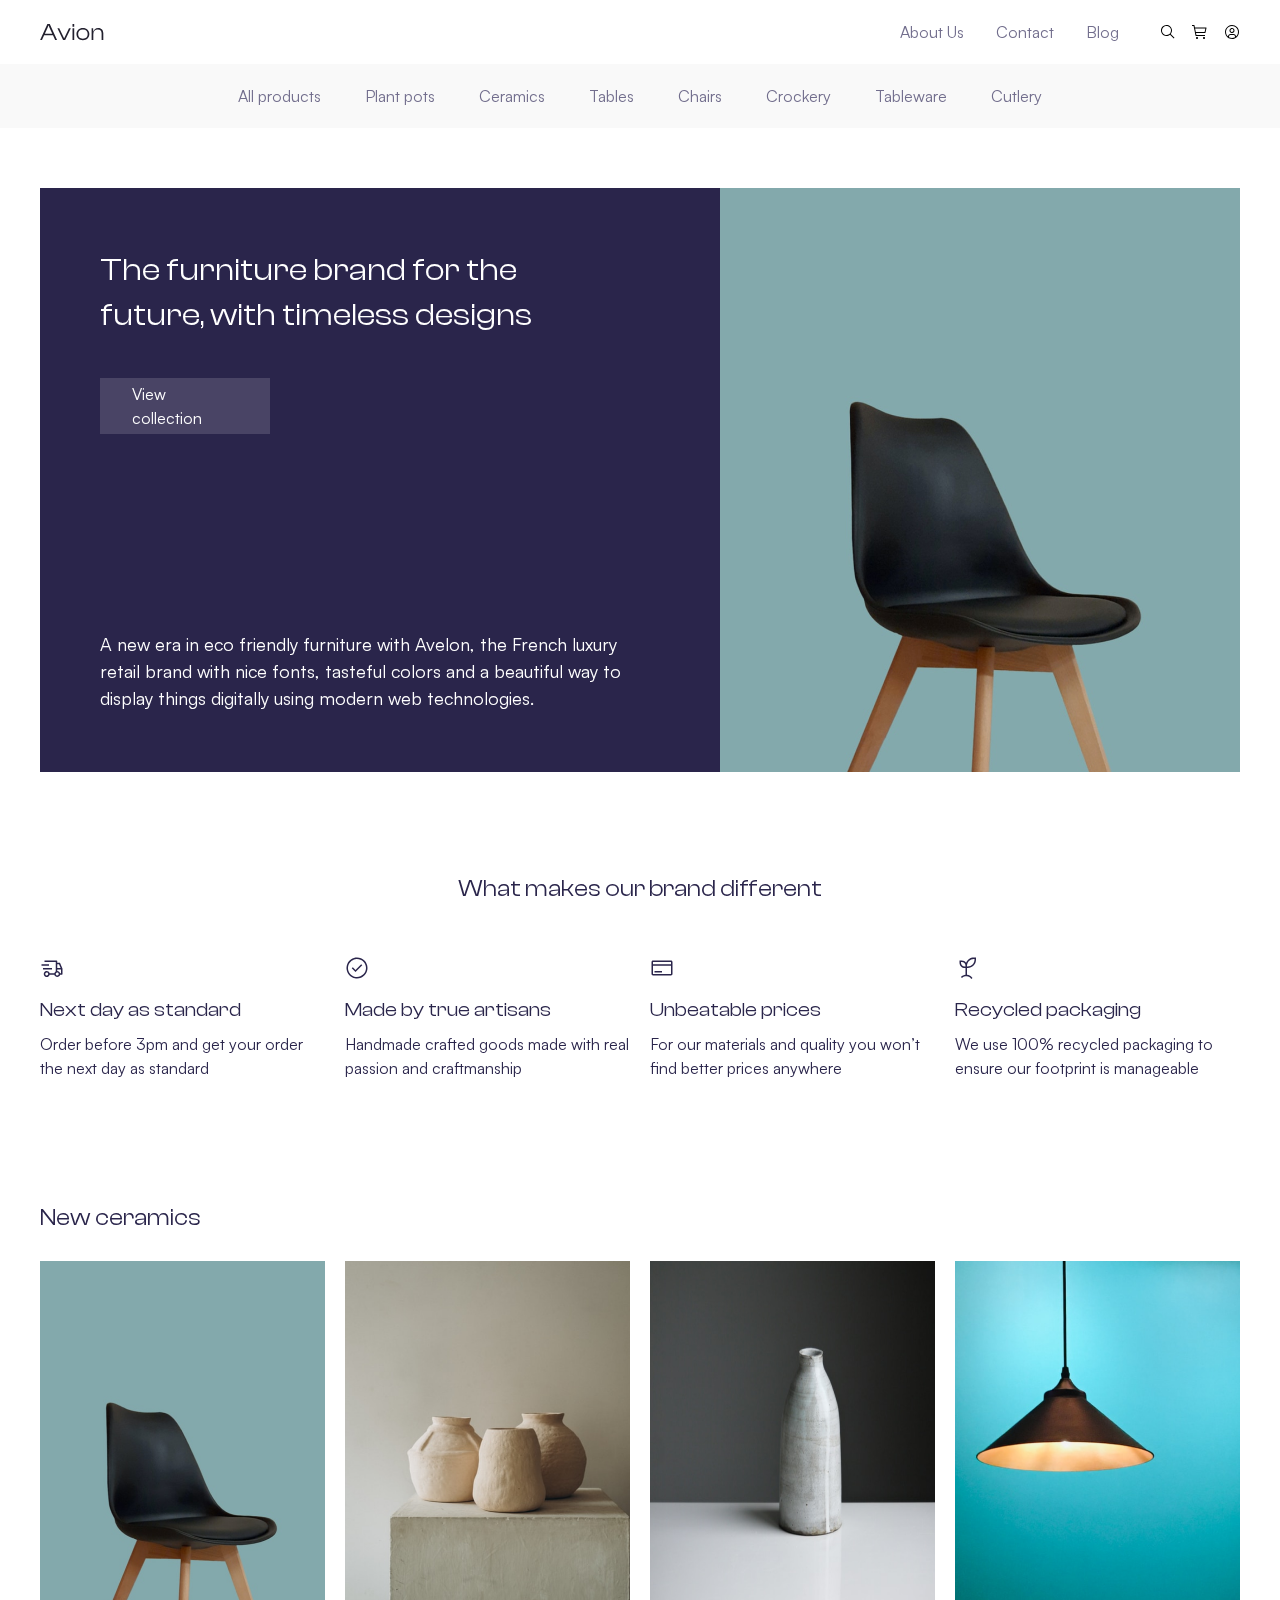
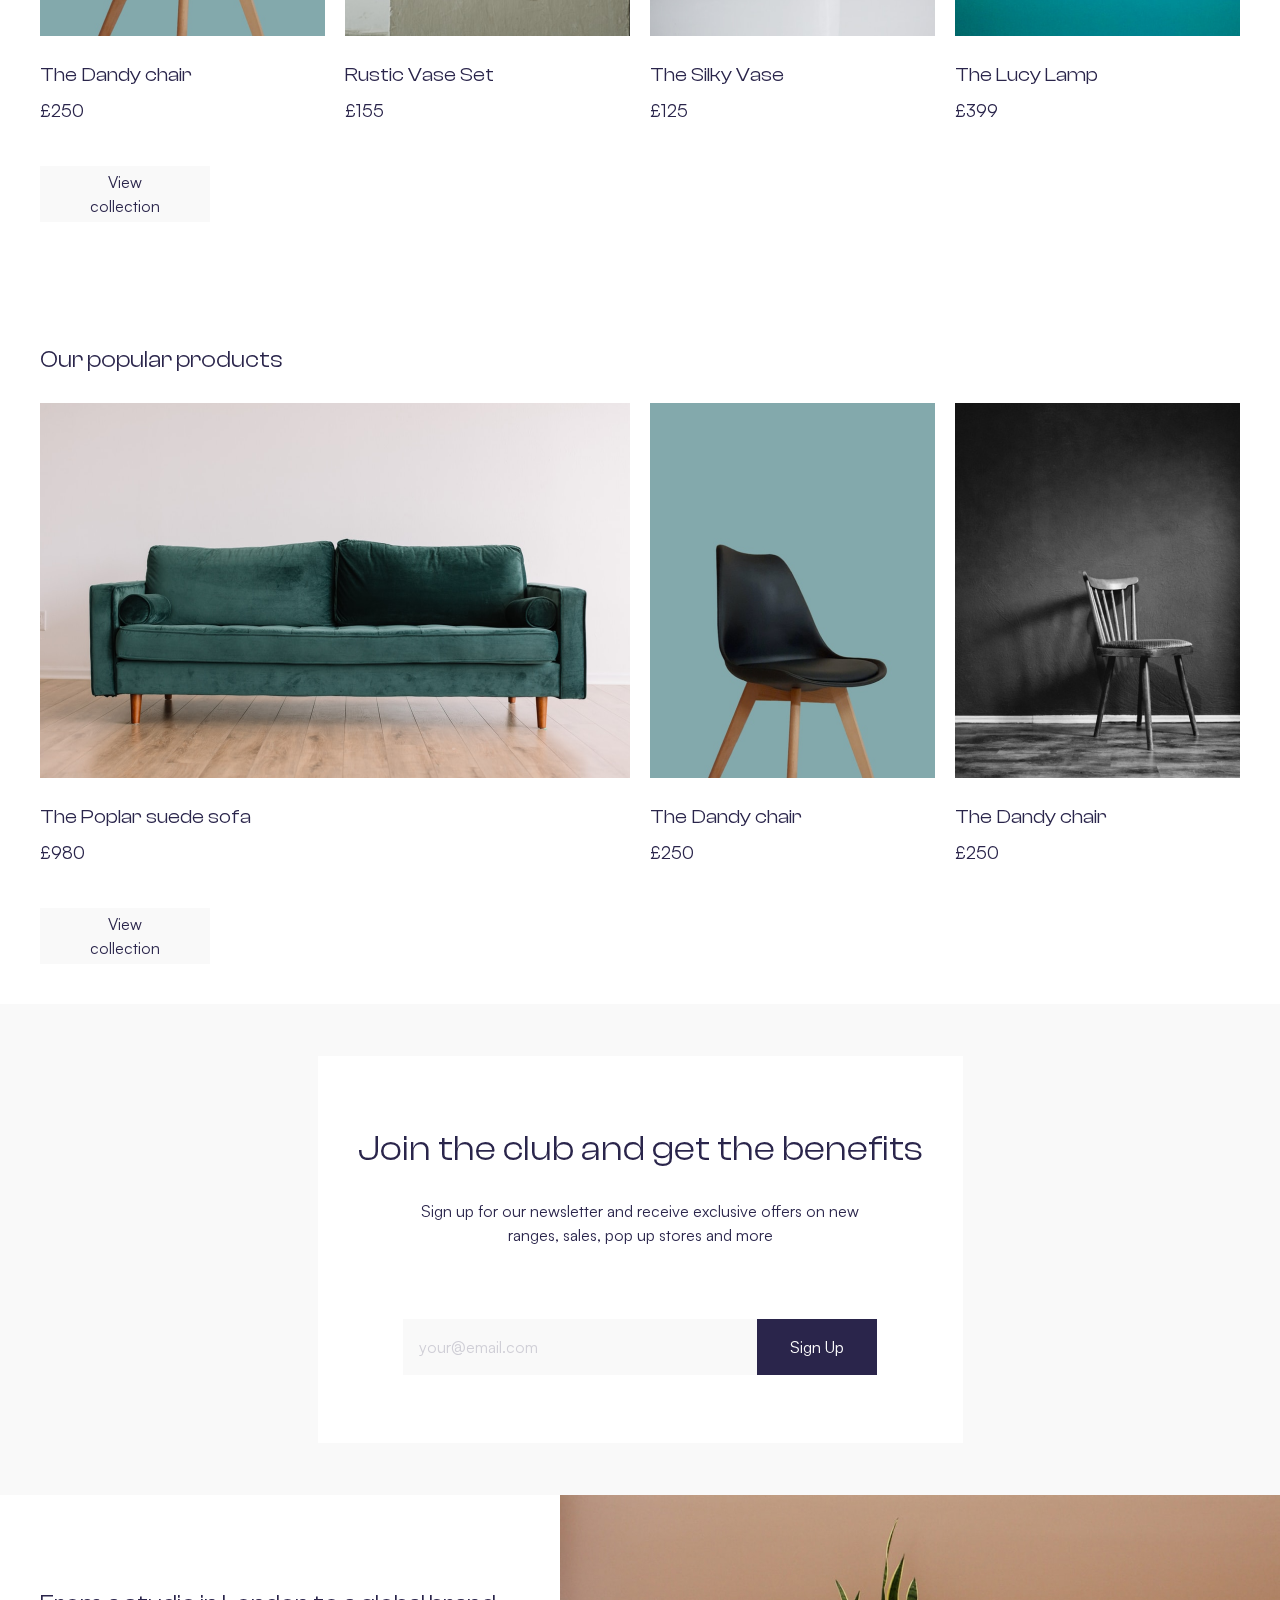
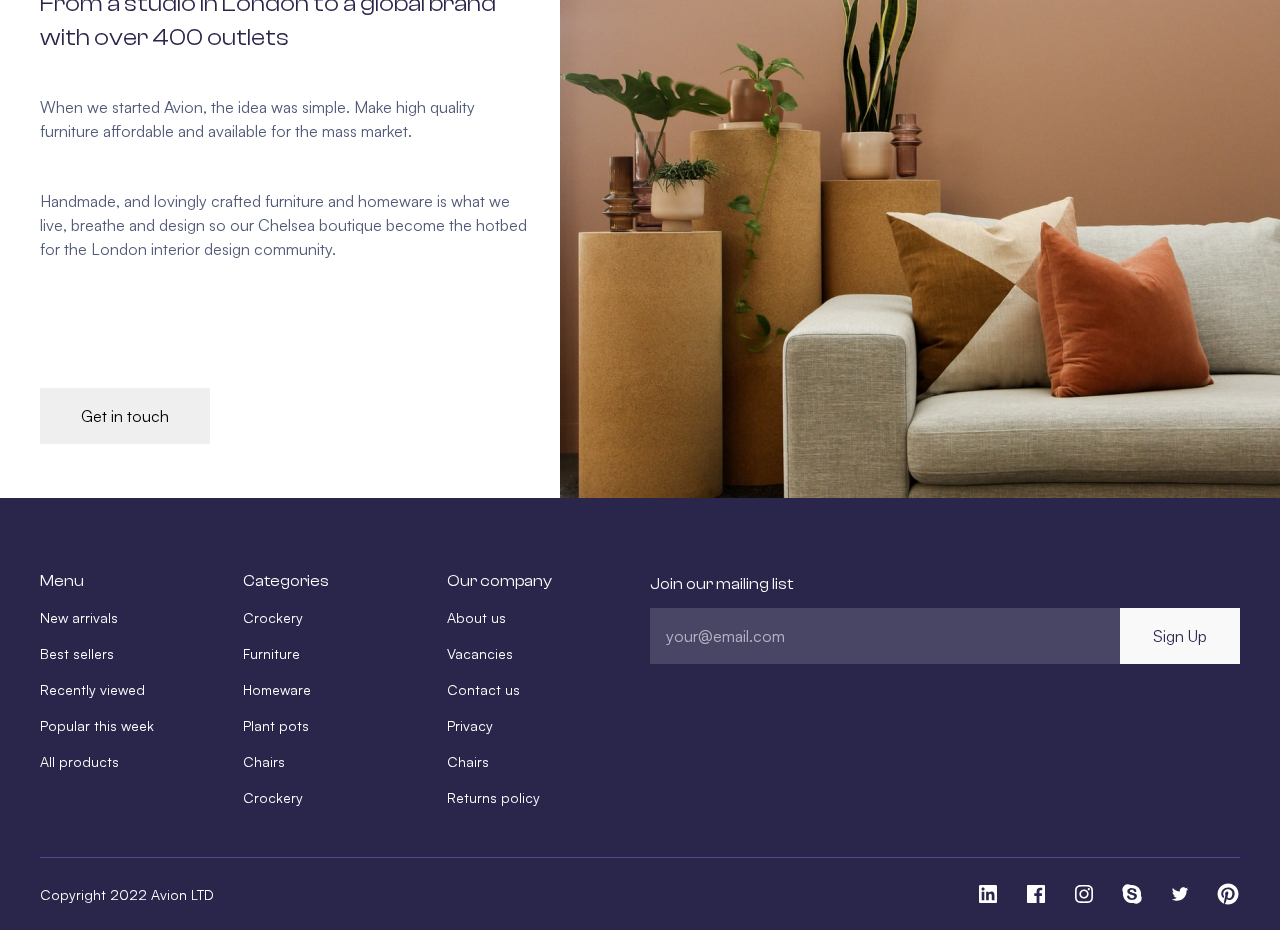
<file: index.html>
<!DOCTYPE html>
<html lang="en" class="page">
  <head>
    <meta charset="UTF-8" />
    <meta name="viewport" content="width=device-width, initial-scale=1.0" />
    <title>Avion</title>
    <link rel="stylesheet" href="/style/main.css" />
  </head>
  <body class="page__body">
    <header class="header">
      <div class="header__top">
        <div class="container header__container header__top-container">
          <a href="/" class="logo"
            ><img src="./img/icons/avion.svg" alt="Avion Logo"
          /></a>
          <div class="header__details">
            <ul class="header__list list-reset">
              <li class="header__item">
                <a href="#" class="header__link">About Us</a>
              </li>
              <li class="header__item">
                <a href="#" class="header__link">Contact</a>
              </li>
              <li class="header__item">
                <a href="#" class="header__link">Blog</a>
              </li>
            </ul>
            <div class="header__buttons">
              <button class="btn-reset header__button" aria-label="Search">
                <svg
                  width="16"
                  height="16"
                  viewBox="0 0 16 16"
                  fill="none"
                  xmlns="http://www.w3.org/2000/svg"
                >
                  <rect
                    width="16"
                    height="16"
                    fill="white"
                    style="mix-blend-mode: multiply"
                  />
                  <path
                    d="M14.5001 13.7929L10.7241 10.0169C11.6314 8.92758 12.0839 7.53038 11.9873 6.11596C11.8908 4.70153 11.2526 3.37879 10.2057 2.42288C9.15867 1.46698 7.78347 0.951515 6.36612 0.983723C4.94877 1.01593 3.5984 1.59333 2.59593 2.59581C1.59345 3.59828 1.01605 4.94865 0.983845 6.366C0.951637 7.78335 1.4671 9.15855 2.423 10.2055C3.37891 11.2525 4.70165 11.8907 6.11608 11.9872C7.5305 12.0838 8.9277 11.6313 10.017 10.7239L13.7931 14.5L14.5001 13.7929ZM2.00012 6.5C2.00012 5.60998 2.26404 4.73995 2.75851 3.99993C3.25297 3.25991 3.95578 2.68313 4.77804 2.34254C5.60031 2.00194 6.50511 1.91283 7.37802 2.08646C8.25094 2.2601 9.05276 2.68868 9.6821 3.31802C10.3114 3.94735 10.74 4.74918 10.9137 5.62209C11.0873 6.495 10.9982 7.3998 10.6576 8.22207C10.317 9.04434 9.7402 9.74714 9.00018 10.2416C8.26016 10.7361 7.39013 11 6.50012 11C5.30705 10.9987 4.16323 10.5241 3.3196 9.68052C2.47597 8.83689 2.00144 7.69306 2.00012 6.5Z"
                  />
                </svg>
              </button>
              <button class="btn-reset header__button" aria-label="Cart">
                <svg
                  width="16"
                  height="16"
                  viewBox="0 0 16 16"
                  fill="none"
                  xmlns="http://www.w3.org/2000/svg"
                >
                  <rect
                    width="16"
                    height="16"
                    fill="white"
                    style="mix-blend-mode: multiply"
                  />
                  <path
                    d="M5 15C5.55228 15 6 14.5523 6 14C6 13.4477 5.55228 13 5 13C4.44772 13 4 13.4477 4 14C4 14.5523 4.44772 15 5 15Z"
                  />
                  <path
                    d="M12 15C12.5523 15 13 14.5523 13 14C13 13.4477 12.5523 13 12 13C11.4477 13 11 13.4477 11 14C11 14.5523 11.4477 15 12 15Z"
                  />
                  <path
                    d="M14 3.50001H2.91L2.5 1.40001C2.47662 1.28537 2.41379 1.18256 2.32243 1.10947C2.23107 1.03639 2.11697 0.997651 2 1.00001H0V2.00001H1.59L3.5 11.6C3.52338 11.7146 3.58621 11.8175 3.67757 11.8905C3.76893 11.9636 3.88303 12.0024 4 12H13V11H4.41L4 9.00001H13C13.1156 9.00284 13.2286 8.96552 13.3197 8.89441C13.4109 8.8233 13.4746 8.7228 13.5 8.61001L14.5 4.11001C14.5168 4.03582 14.5164 3.95879 14.4989 3.88478C14.4814 3.81076 14.4472 3.74172 14.399 3.6829C14.3508 3.62407 14.2898 3.57703 14.2206 3.54534C14.1515 3.51364 14.076 3.49814 14 3.50001ZM12.6 8.00001H3.81L3.11 4.50001H13.375L12.6 8.00001Z"
                  />
                </svg>
              </button>
              <button class="btn-reset header__button" aria-label="Personal">
                <svg
                  width="16"
                  height="16"
                  viewBox="0 0 16 16"
                  fill="none"
                  xmlns="http://www.w3.org/2000/svg"
                >
                  <rect
                    width="16"
                    height="16"
                    fill="white"
                    style="mix-blend-mode: multiply"
                  />
                  <path
                    d="M8 4C7.50555 4 7.0222 4.14662 6.61108 4.42133C6.19995 4.69603 5.87952 5.08648 5.6903 5.54329C5.50108 6.00011 5.45158 6.50277 5.54804 6.98773C5.6445 7.47268 5.88261 7.91814 6.23224 8.26777C6.58187 8.6174 7.02733 8.8555 7.51228 8.95196C7.99723 9.04843 8.4999 8.99892 8.95671 8.8097C9.41353 8.62048 9.80397 8.30005 10.0787 7.88893C10.3534 7.4778 10.5 6.99445 10.5 6.5C10.5 5.83696 10.2366 5.20107 9.76777 4.73223C9.29893 4.26339 8.66304 4 8 4ZM8 8C7.70333 8 7.41332 7.91203 7.16665 7.7472C6.91997 7.58238 6.72772 7.34811 6.61418 7.07403C6.50065 6.79994 6.47095 6.49834 6.52882 6.20736C6.5867 5.91639 6.72956 5.64912 6.93934 5.43934C7.14912 5.22956 7.4164 5.0867 7.70737 5.02882C7.99834 4.97094 8.29994 5.00065 8.57403 5.11418C8.84812 5.22771 9.08239 5.41997 9.24721 5.66664C9.41203 5.91332 9.5 6.20333 9.5 6.5C9.49955 6.89769 9.34137 7.27896 9.06017 7.56016C8.77896 7.84137 8.39769 7.99955 8 8Z"
                  />
                  <path
                    d="M8 1C6.61553 1 5.26216 1.41054 4.11101 2.17971C2.95987 2.94888 2.06266 4.04213 1.53285 5.32122C1.00303 6.6003 0.86441 8.00776 1.13451 9.36563C1.4046 10.7235 2.07129 11.9708 3.05026 12.9497C4.02922 13.9287 5.2765 14.5954 6.63437 14.8655C7.99224 15.1356 9.3997 14.997 10.6788 14.4672C11.9579 13.9373 13.0511 13.0401 13.8203 11.889C14.5895 10.7378 15 9.38447 15 8C14.9979 6.14413 14.2597 4.36486 12.9474 3.05256C11.6351 1.74026 9.85588 1.00209 8 1ZM5 13.1882V12.5C5.00044 12.1023 5.15862 11.721 5.43983 11.4398C5.72104 11.1586 6.10231 11.0004 6.5 11H9.5C9.89769 11.0004 10.279 11.1586 10.5602 11.4398C10.8414 11.721 10.9996 12.1023 11 12.5V13.1882C10.0896 13.7199 9.05426 14 8 14C6.94574 14 5.91042 13.7199 5 13.1882ZM11.9963 12.4629C11.9863 11.807 11.7191 11.1813 11.2521 10.7206C10.7852 10.2599 10.156 10.0011 9.5 10H6.5C5.84405 10.0011 5.2148 10.2599 4.74786 10.7206C4.28093 11.1813 4.01369 11.807 4.00375 12.4629C3.09703 11.6533 2.45762 10.5873 2.17017 9.40623C1.88272 8.22513 1.9608 6.98457 2.39407 5.84883C2.82734 4.71309 3.59536 3.73573 4.59644 3.04618C5.59751 2.35663 6.78442 1.98741 8 1.98741C9.21558 1.98741 10.4025 2.35663 11.4036 3.04618C12.4046 3.73573 13.1727 4.71309 13.6059 5.84883C14.0392 6.98457 14.1173 8.22513 13.8298 9.40623C13.5424 10.5873 12.903 11.6533 11.9963 12.4629Z"
                  />
                </svg>
              </button>
            </div>
          </div>
        </div>
      </div>
      <div class="header__bottom">
        <div class="container header__container header__bottom-container">
          <nav class="nav">
            <ul class="nav__list list-reset">
              <li class="nav__item">
                <a href="" class="nav__link">All products</a>
              </li>
              <li class="nav__item">
                <a href="" class="nav__link">Plant pots</a>
              </li>
              <li class="nav__item">
                <a href="" class="nav__link">Ceramics</a>
              </li>
              <li class="nav__item">
                <a href="" class="nav__link">Tables</a>
              </li>
              <li class="nav__item">
                <a href="" class="nav__link">Chairs</a>
              </li>
              <li class="nav__item">
                <a href="" class="nav__link">Crockery</a>
              </li>
              <li class="nav__item">
                <a href="" class="nav__link">Tableware</a>
              </li>
              <li class="nav__item">
                <a href="" class="nav__link">Cutlery</a>
              </li>
            </ul>
          </nav>
        </div>
      </div>
    </header>
    <main class="main">
      <section class="hero section">
        <div class="container">
          <div class="hero__container">
            <div class="hero__text">
              <h1 class="hero__title">
                The furniture brand for the future, with timeless designs
              </h1>
              <a href="#" class="btn btn--theme-dark hero__link"
                >View collection</a
              >
              <p class="hero__descripton">
                A new era in eco friendly furniture with Avelon, the French
                luxury retail brand with nice fonts, tasteful colors and a
                beautiful way to display things digitally using modern web
                technologies.
              </p>
            </div>
            <img
              class="hero__img"
              src="img/hero-right-Image.jpg"
              srcset="img/hero-right-Image_2x.jpg"
              width="520"
              height="584"
              alt="Chair"
            />
          </div>
        </div>
      </section>
      <section class="benefits section">
        <div class="container">
          <h2 class="title title--small title--centered title--mb-large">
            What makes our brand different
          </h2>
          <ul class="benefits__list list-reset grid">
            <li class="benefits__item benefits__item--next">
              <h3 class="benefits__subtitle">Next day as standard</h3>
              <p class="benefits__description">
                Order before 3pm and get your order the next day as standard
              </p>
            </li>
            <li class="benefits__item benefits__item--made">
              <h3 class="benefits__subtitle">Made by true artisans</h3>
              <p class="benefits__description">
                Handmade crafted goods made with real passion and craftmanship
              </p>
            </li>
            <li class="benefits__item benefits__item--prices">
              <h3 class="benefits__subtitle">Unbeatable prices</h3>
              <p class="benefits__description">
                For our materials and quality you won’t find better prices
                anywhere
              </p>
            </li>
            <li class="benefits__item benefits__item--packaging">
              <h3 class="benefits__subtitle">Recycled packaging</h3>
              <p class="benefits__description">
                We use 100% recycled packaging to ensure our footprint is
                manageable
              </p>
            </li>
          </ul>
        </div>
      </section>
      <section class="section products">
        <div class="container">
          <h2 class="title products__title">New ceramics</h2>
          <ul class="list-reset product__list grid">
            <li class="product__item">
              <article class="product">
                <div class="product__top">
                  <img
                    class="product__image"
                    src="/img/product-1.png"
                    width="305"
                    height="375"
                    loading="lazy"
                  />
                </div>
                <div class="product__content">
                  <h3 class="product__title">
                    <a href="" class="product__link">The Dandy chair</a>
                  </h3>
                  <span class="product__price">£250</span>
                </div>
              </article>
            </li>
            <li class="product__item">
              <article class="product">
                <div class="product__top">
                  <img
                    class="product__image"
                    src="/img/product-2.png"
                    alt=""
                    width="305"
                    height="375"
                    loading="lazy"
                  />
                </div>
                <div class="product__content">
                  <h3 class="product__title">
                    <a href="" class="product__link">Rustic Vase Set</a>
                  </h3>
                  <span class="product__price">£155</span>
                </div>
              </article>
            </li>
            <li class="product__item">
              <article class="product">
                <div class="product__top">
                  <img
                    class="product__image"
                    src="/img/product-3.png"
                    alt=""
                    height="375"
                    width="305"
                    loading="lazy"
                  />
                </div>
                <div class="product__content">
                  <h3 class="product__title">
                    <a href="" class="product__link">The Silky Vase</a>
                  </h3>
                  <span class="product__price">£125</span>
                </div>
              </article>
            </li>
            <li class="product__item">
              <article class="product">
                <div class="product__top">
                  <img
                    class="product__image"
                    src="/img/product-4.png"
                    alt=""
                    height="375"
                    width="305"
                    loading="lazy"
                  />
                </div>
                <div class="product__content">
                  <h3 class="product__title">
                    <a href="" class="product__link">The Lucy Lamp</a>
                  </h3>
                  <span class="product__price">£399</span>
                </div>
              </article>
            </li>
          </ul>
          <div class="centered">
            <a href="#" class="btn products__btn btn--theme-light"
              >View collection</a
            >
          </div>
        </div>
      </section>
      <section class="section products products__popular">
        <div class="container">
          <h2 class="title products__title">Our popular products</h2>
          <ul class="list-reset product__list grid">
            <li class="product__item product__item--big">
              <article class="product">
                <div class="product__top">
                  <img
                    class="product__image"
                    src="/img/product-5.png"
                    srcset="/img/product-5_2x.png"
                    width="630"
                    height="375"
                    loading="lazy"
                  />
                </div>
                <div class="product__content">
                  <h3 class="product__title">
                    <a href="" class="product__link">The Poplar suede sofa</a>
                  </h3>
                  <span class="product__price">£980</span>
                </div>
              </article>
            </li>
            <li class="product__item">
              <article class="product">
                <div class="product__top">
                  <img
                    class="product__image"
                    src="/img/product-1.png"
                    srcset="/img/product-1_2x.png"
                    alt=""
                    width="305"
                    height="375"
                    loading="lazy"
                  />
                </div>
                <div class="product__content">
                  <h3 class="product__title">
                    <a href="" class="product__link">The Dandy chair</a>
                  </h3>
                  <span class="product__price">£250</span>
                </div>
              </article>
            </li>
            <li class="product__item">
              <article class="product">
                <div class="product__top">
                  <img
                    class="product__image"
                    src="/img/product-6.png"
                    srcset="/img/product-6_2x.png"
                    alt=""
                    height="375"
                    width="305"
                    loading="lazy"
                  />
                </div>
                <div class="product__content">
                  <h3 class="product__title">
                    <a href="" class="product__link">The Dandy chair</a>
                  </h3>
                  <span class="product__price">£250</span>
                </div>
              </article>
            </li>
          </ul>
          <div class="centered">
            <a href="#" class="btn products__btn btn--theme-light"
              >View collection</a
            >
          </div>
        </div>
      </section>
      <section class="newsletter">
        <div class="container">
          <div class="newsletter__content">
            <div class="newsletter__top">
              <h2 class="newsletter__title title title--large-xl">
                Join the club and get the benefits
              </h2>
              <p class="newsletter__descr">
                Sign up for our newsletter and receive exclusive offers on new
                ranges, sales, pop up stores and more
              </p>
            </div>
            <div class="newsletter__bot">
              <form action="#" method="post" class="form newsletter__form">
                <input
                  type="email"
                  required
                  class="form__input"
                  placeholder="your@email.com"
                />
                <button class="btn btn--theme-darker form__btn" type="submit">
                  Sign Up
                </button>
              </form>
            </div>
          </div>
        </div>
      </section>
      <section class="section about">
        <div class="about__content">
          <div class="about__info">
            <h2 class="title--small about__title">
              From a studio in London to a global brand with over 400 outlets
            </h2>
            <p class="about__descr">
              When we started Avion, the idea was simple. Make high quality
              furniture affordable and available for the mass market.
            </p>
            <p class="about__descr">
              Handmade, and lovingly crafted furniture and homeware is what we
              live, breathe and design so our Chelsea boutique become the hotbed
              for the London interior design community.
            </p>
            <button class="btn btn--them--light about__btn">
              Get in touch
            </button>
          </div>
          <img
            class="abot__image"
            src="/img/about1.jpg"
            srcset="/img/about1_2x.jpg"
            width="720"
            height="603"
            loading="lazy"
            aria-hidden="true"
          />
        </div>
      </section>
    </main>
    <footer class="footer">
      <div class="container">
        <div class="footer__top grid">
          <div class="footer__column">
            <h2 class="footer__title">Menu</h2>
            <ul class="list-reset footer__list">
              <li class="footer__item">
                <a href="#" class="footer__link">New arrivals</a>
              </li>
              <li class="footer__item">
                <a href="#" class="footer__link">Best sellers</a>
              </li>
              <li class="footer__item">
                <a href="#" class="footer__link">Recently viewed</a>
              </li>
              <li class="footer__item">
                <a href="#" class="footer__link">Popular this week</a>
              </li>
              <li class="footer__item">
                <a href="#" class="footer__link">All products</a>
              </li>
            </ul>
          </div>
          <div class="footer__column">
            <h2 class="footer__title">Categories</h2>
            <ul class="list-reset footer__list">
              <li class="footer__item">
                <a href="#" class="footer__link">Crockery</a>
              </li>
              <li class="footer__item">
                <a href="#" class="footer__link">Furniture</a>
              </li>
              <li class="footer__item">
                <a href="#" class="footer__link">Homeware</a>
              </li>
              <li class="footer__item">
                <a href="#" class="footer__link">Plant pots</a>
              </li>
              <li class="footer__item">
                <a href="#" class="footer__link">Chairs</a>
              </li>
              <li class="footer__item">
                <a href="#" class="footer__link">Crockery</a>
              </li>
            </ul>
          </div>
          <div class="footer__column">
            <h2 class="footer__title">Our company</h2>
            <ul class="list-reset footer__list">
              <li class="footer__item">
                <a href="#" class="footer__link">About us</a>
              </li>
              <li class="footer__item">
                <a href="#" class="footer__link">Vacancies</a>
              </li>
              <li class="footer__item">
                <a href="#" class="footer__link">Contact us</a>
              </li>
              <li class="footer__item">
                <a href="#" class="footer__link">Privacy</a>
              </li>
              <li class="footer__item">
                <a href="#" class="footer__link">Chairs</a>
              </li>
              <li class="footer__item">
                <a href="#" class="footer__link">Returns policy</a>
              </li>
            </ul>
          </div>
          <div class="footer__column footer__column--big">
            <h3 class="footer__title">Join our mailing list</h3>
            <form action="#" method="post" class="form footer__form">
              <input
                type="email"
                required
                class="form__input footer__input"
                placeholder="your@email.com"
              />
              <button class="btn btn--theme-light form__btn" type="submit">
                Sign Up
              </button>
            </form>
          </div>
        </div>
        <div class="footer__bottom">
          <span class="footer__copyright">Copyright 2022 Avion LTD</span>
          <ul class="list-reset social">
            <li class="social__item">
              <a href="#" class="social__link" target="_blank"
                ><svg
                  width="24"
                  height="24"
                  viewBox="0 0 24 24"
                  fill="none"
                  xmlns="http://www.w3.org/2000/svg"
                >
                  <rect
                    width="24"
                    height="24"
                    fill="white"
                    style="mix-blend-mode: multiply"
                  />
                  <path
                    d="M19.65 3H4.35C3.6 3 3 3.6 3 4.275V19.65C3 20.325 3.6 20.925 4.35 20.925H19.65C20.4 20.925 21 20.325 21 19.65V4.275C21 3.6 20.4 3 19.65 3ZM8.325 18.3H5.7V9.75H8.325V18.3ZM7.05 8.55C6.225 8.55 5.475 7.875 5.475 6.975C5.475 6.075 6.15 5.4 7.05 5.4C7.875 5.4 8.625 6.075 8.625 6.975C8.625 7.875 7.875 8.55 7.05 8.55ZM18.375 18.225H15.75V14.025C15.75 13.05 15.75 11.7 14.325 11.7C12.9 11.7 12.75 12.825 12.75 13.875V18.15H10.125V9.75H12.6V10.875H12.675C13.05 10.2 13.95 9.45 15.225 9.45C17.925 9.45 18.45 11.25 18.45 13.575V18.225H18.375Z"
                    fill="white"
                  /></svg
              ></a>
            </li>
            <li class="social__item">
              <a href="#" class="social__link" target="_blank"
                ><svg
                  width="24"
                  height="24"
                  viewBox="0 0 24 24"
                  fill="none"
                  xmlns="http://www.w3.org/2000/svg"
                >
                  <rect
                    width="24"
                    height="24"
                    fill="white"
                    style="mix-blend-mode: multiply"
                  />
                  <path
                    d="M20.0025 3H3.9975C3.73355 3.00196 3.48097 3.10769 3.29433 3.29433C3.10769 3.48097 3.00196 3.73355 3 3.9975V20.0025C3.00196 20.2664 3.10769 20.519 3.29433 20.7057C3.48097 20.8923 3.73355 20.998 3.9975 21H12.615V14.04H10.275V11.3175H12.615V9.315C12.615 6.99 14.0325 5.7225 16.1175 5.7225C16.815 5.7225 17.5125 5.7225 18.21 5.8275V8.25H16.7775C15.645 8.25 15.4275 8.79 15.4275 9.5775V11.31H18.1275L17.775 14.0325H15.4275V21H20.0025C20.2664 20.998 20.519 20.8923 20.7057 20.7057C20.8923 20.519 20.998 20.2664 21 20.0025V3.9975C20.998 3.73355 20.8923 3.48097 20.7057 3.29433C20.519 3.10769 20.2664 3.00196 20.0025 3Z"
                    fill="white"
                  /></svg
              ></a>
            </li>
            <li class="social__item">
              <a href="#" class="social__link" target="_blank"
                ><svg
                  width="24"
                  height="24"
                  viewBox="0 0 24 24"
                  fill="none"
                  xmlns="http://www.w3.org/2000/svg"
                >
                  <rect
                    width="24"
                    height="24"
                    fill="white"
                    style="mix-blend-mode: multiply"
                  />
                  <path
                    d="M16.8042 8.2758C17.4007 8.2758 17.8842 7.79227 17.8842 7.1958C17.8842 6.59933 17.4007 6.1158 16.8042 6.1158C16.2077 6.1158 15.7242 6.59933 15.7242 7.1958C15.7242 7.79227 16.2077 8.2758 16.8042 8.2758Z"
                    fill="white"
                  />
                  <path
                    d="M12 7.37835C11.0859 7.37835 10.1924 7.64941 9.43235 8.15724C8.67232 8.66507 8.07995 9.38688 7.73015 10.2314C7.38035 11.0759 7.28883 12.0051 7.46715 12.9016C7.64548 13.7982 8.08565 14.6217 8.732 15.268C9.37835 15.9144 10.2018 16.3545 11.0984 16.5328C11.9949 16.7112 12.9241 16.6196 13.7686 16.2698C14.6131 15.92 15.3349 15.3277 15.8428 14.5677C16.3506 13.8076 16.6217 12.9141 16.6217 12C16.6217 10.7743 16.1347 9.59873 15.268 8.732C14.4013 7.86527 13.2257 7.37835 12 7.37835ZM12 15C11.4067 15 10.8266 14.8241 10.3333 14.4944C9.83994 14.1648 9.45542 13.6962 9.22836 13.1481C9.0013 12.5999 8.94189 11.9967 9.05764 11.4147C9.1734 10.8328 9.45912 10.2982 9.87868 9.87868C10.2982 9.45912 10.8328 9.1734 11.4147 9.05764C11.9967 8.94189 12.5999 9.0013 13.1481 9.22836C13.6962 9.45542 14.1648 9.83994 14.4944 10.3333C14.8241 10.8266 15 11.4067 15 12C15 12.7956 14.6839 13.5587 14.1213 14.1213C13.5587 14.6839 12.7956 15 12 15Z"
                    fill="white"
                  />
                  <path
                    d="M12 4.62165C14.4031 4.62165 14.6878 4.6308 15.6368 4.67415C16.2075 4.68094 16.7728 4.78577 17.308 4.98405C17.6961 5.13381 18.0486 5.36316 18.3428 5.65732C18.6369 5.95149 18.8663 6.30398 19.016 6.6921C19.2143 7.22731 19.3191 7.79261 19.3259 8.36333C19.3692 9.3123 19.3784 9.597 19.3784 12.0001C19.3784 14.4031 19.3693 14.6878 19.3259 15.6368C19.3191 16.2075 19.2143 16.7728 19.016 17.3081C18.8663 17.6962 18.6369 18.0487 18.3428 18.3428C18.0486 18.637 17.6961 18.8663 17.308 19.0161C16.7728 19.2144 16.2075 19.3192 15.6368 19.326C14.6879 19.3693 14.4033 19.3785 12 19.3785C9.5967 19.3785 9.31215 19.3694 8.36325 19.326C7.79253 19.3192 7.22723 19.2144 6.69202 19.0161C6.3039 18.8663 5.95142 18.637 5.65725 18.3428C5.36308 18.0487 5.13374 17.6962 4.98397 17.3081C4.78569 16.7728 4.68087 16.2075 4.67408 15.6368C4.6308 14.6878 4.62157 14.4031 4.62157 12.0001C4.62157 9.597 4.63072 9.3123 4.67408 8.36333C4.68087 7.79261 4.78569 7.22731 4.98397 6.6921C5.13373 6.30396 5.36307 5.95146 5.65724 5.65728C5.95141 5.3631 6.30389 5.13375 6.69202 4.98397C7.22723 4.78569 7.79253 4.68087 8.36325 4.67408C9.31222 4.6308 9.59693 4.62165 12 4.62165ZM12 3C9.55575 3 9.24922 3.01035 8.2893 3.05415C7.54279 3.06914 6.80422 3.21059 6.105 3.4725C5.50705 3.70374 4.96401 4.05735 4.51068 4.51068C4.05735 4.96401 3.70374 5.50705 3.4725 6.105C3.21055 6.80434 3.06909 7.54304 3.05415 8.28968C3.01035 9.24923 3 9.55575 3 12C3 14.4443 3.01035 14.7508 3.05415 15.7107C3.0691 16.4573 3.21056 17.196 3.4725 17.8954C3.70374 18.4933 4.05735 19.0364 4.51068 19.4897C4.96401 19.943 5.50705 20.2966 6.105 20.5279C6.80434 20.7898 7.54304 20.9313 8.28968 20.9462C9.24923 20.9897 9.55575 21 12 21C14.4443 21 14.7508 20.9896 15.7107 20.9459C16.4573 20.9309 17.196 20.7894 17.8954 20.5275C18.4933 20.2963 19.0364 19.9426 19.4897 19.4893C19.943 19.036 20.2966 18.493 20.5279 17.895C20.7898 17.1957 20.9313 16.457 20.9462 15.7103C20.9897 14.7508 21 14.4443 21 12C21 9.55575 20.9896 9.24922 20.9459 8.2893C20.9309 7.54279 20.7894 6.80422 20.5275 6.105C20.2962 5.50712 19.9426 4.96415 19.4893 4.51089C19.0359 4.05763 18.4929 3.70407 17.895 3.47287C17.1957 3.21093 16.457 3.06948 15.7103 3.05453C14.7508 3.01035 14.4443 3 12 3Z"
                    fill="white"
                  /></svg
              ></a>
            </li>
            <li class="social__item">
              <a href="#" class="social__link" target="_blank"
                ><svg
                  width="24"
                  height="24"
                  viewBox="0 0 24 24"
                  fill="none"
                  xmlns="http://www.w3.org/2000/svg"
                >
                  <rect
                    width="24"
                    height="24"
                    fill="white"
                    style="mix-blend-mode: multiply"
                  />
                  <path
                    d="M20.9321 13.4102C21.0078 12.944 21.0454 12.4724 21.0446 12.0002C21.0446 9.60129 20.0917 7.30066 18.3954 5.60439C16.6992 3.90813 14.3985 2.95517 11.9996 2.95517C11.5274 2.95444 11.0558 2.99207 10.5896 3.06768C9.5442 2.44143 8.3195 2.18241 7.11002 2.33174C5.90054 2.48107 4.77563 3.0302 3.9139 3.89193C3.05218 4.75365 2.50305 5.87857 2.35371 7.08805C2.20438 8.29753 2.4634 9.52223 3.08965 10.5677C3.00527 11.0406 2.96012 11.5198 2.95465 12.0002C2.95465 14.3991 3.9076 16.6997 5.60387 18.396C7.30013 20.0922 9.60076 21.0452 11.9996 21.0452C12.4719 21.0459 12.9435 21.0083 13.4096 20.9327C14.4551 21.5589 15.6798 21.8179 16.8893 21.6686C18.0987 21.5193 19.2237 20.9701 20.0854 20.1084C20.9471 19.2467 21.4962 18.1218 21.6456 16.9123C21.7949 15.7028 21.5359 14.4781 20.9096 13.4327L20.9321 13.4102ZM16.2971 16.1102C15.8738 16.6955 15.2904 17.146 14.6171 17.4077C13.7864 17.7337 12.8993 17.8917 12.0071 17.8727C10.9687 17.9161 9.93554 17.7023 8.99965 17.2502C8.45401 16.9569 7.9861 16.5378 7.63465 16.0277C7.31271 15.5919 7.12974 15.0691 7.10965 14.5277C7.10886 14.3872 7.13709 14.2481 7.19259 14.119C7.24808 13.9899 7.32964 13.8737 7.43215 13.7777C7.65931 13.5843 7.95174 13.4851 8.24965 13.5002C8.49861 13.4955 8.74092 13.5807 8.93215 13.7402C9.14146 13.936 9.3031 14.1772 9.40465 14.4452C9.53477 14.7584 9.70088 15.0554 9.89965 15.3302C10.0977 15.5839 10.3554 15.7848 10.6496 15.9152C11.0494 16.0867 11.4826 16.1661 11.9171 16.1477C12.5361 16.1777 13.1492 16.0152 13.6721 15.6827C13.8728 15.5651 14.0397 15.3977 14.1567 15.1966C14.2736 14.9956 14.3367 14.7677 14.3396 14.5352C14.3461 14.3723 14.3181 14.2099 14.2573 14.0587C14.1966 13.9075 14.1045 13.7708 13.9871 13.6577C13.7201 13.4116 13.399 13.2318 13.0496 13.1327C12.6596 13.0052 12.1421 12.8777 11.4896 12.7352C10.7403 12.5607 10.0094 12.3146 9.30715 12.0002C8.75457 11.7737 8.26732 11.4128 7.88965 10.9502C7.53144 10.4734 7.34628 9.88877 7.36465 9.29268C7.35859 8.68668 7.55379 8.0958 7.91965 7.61267C8.33754 7.09349 8.89405 6.7034 9.52465 6.48767C10.322 6.22284 11.1599 6.10096 11.9996 6.12768C12.6567 6.11605 13.3117 6.20457 13.9421 6.39018C14.4369 6.53708 14.9016 6.77071 15.3146 7.08017C15.6397 7.3243 15.9104 7.63334 16.1096 7.98767C16.2718 8.2739 16.3595 8.59626 16.3646 8.92518C16.3637 9.06539 16.3347 9.20399 16.2793 9.3328C16.2239 9.46161 16.1433 9.57803 16.0421 9.67518C15.9401 9.78577 15.8159 9.87364 15.6776 9.93308C15.5394 9.99252 15.3901 10.0222 15.2396 10.0202C14.9984 10.0389 14.7592 9.9637 14.5721 9.81018C14.3753 9.62055 14.2107 9.40017 14.0846 9.15768C13.8989 8.77542 13.6298 8.43969 13.2971 8.17517C12.8606 7.90304 12.3468 7.78183 11.8346 7.83017C11.309 7.80801 10.7881 7.93824 10.3346 8.20517C10.1699 8.29312 10.0309 8.42227 9.93096 8.58C9.83106 8.73774 9.77376 8.91869 9.76465 9.10518C9.75871 9.30894 9.82514 9.50822 9.95215 9.66768C10.1017 9.84099 10.2856 9.98144 10.4921 10.0802C10.7121 10.194 10.9434 10.2845 11.1821 10.3502C11.4221 10.4177 11.8121 10.5152 12.3596 10.6427C13.0496 10.7927 13.6646 10.9577 14.2271 11.1377C14.7303 11.291 15.2098 11.5131 15.6521 11.7977C16.038 12.0417 16.3554 12.3798 16.5746 12.7802C16.7975 13.2369 16.9008 13.7427 16.8746 14.2502C16.8814 14.9153 16.6794 15.5658 16.2971 16.1102Z"
                    fill="white"
                  /></svg
              ></a>
            </li>
            <li class="social__item">
              <a href="#" class="social__link" target="_blank"
                ><svg
                  width="24"
                  height="24"
                  viewBox="0 0 24 24"
                  fill="none"
                  xmlns="http://www.w3.org/2000/svg"
                >
                  <rect
                    width="24"
                    height="24"
                    fill="white"
                    style="mix-blend-mode: multiply"
                  />
                  <path
                    d="M8.94 18.705C10.2069 18.713 11.4627 18.4693 12.6346 17.9882C13.8066 17.507 14.8714 16.798 15.7672 15.9022C16.663 15.0064 17.3721 13.9416 17.8532 12.7696C18.3343 11.5977 18.578 10.3418 18.57 9.07499C18.57 8.92499 18.57 8.78249 18.57 8.63249C19.2267 8.15136 19.7951 7.56012 20.25 6.88499C19.6316 7.15544 18.9773 7.3348 18.3075 7.41749C19.0177 6.99432 19.5506 6.32824 19.8075 5.54249C19.1456 5.93957 18.4199 6.21871 17.6625 6.36749C17.1524 5.82401 16.4775 5.46378 15.7421 5.34253C15.0067 5.22128 14.2518 5.34576 13.5943 5.69673C12.9368 6.04769 12.4132 6.60557 12.1047 7.28405C11.7962 7.96252 11.7198 8.72376 11.8875 9.44999C10.542 9.38395 9.22553 9.03525 8.02377 8.42662C6.822 7.81798 5.7619 6.96305 4.9125 5.91749C4.48419 6.66087 4.35437 7.53923 4.54932 8.37473C4.74427 9.21023 5.24942 9.94043 5.9625 10.4175C5.43646 10.3972 4.92259 10.2533 4.4625 9.99749V10.035C4.45783 10.8119 4.71954 11.5669 5.20403 12.1742C5.68851 12.7815 6.3665 13.2044 7.125 13.3725C6.63573 13.5041 6.12322 13.5246 5.625 13.4325C5.84459 14.095 6.26376 14.6734 6.82503 15.0883C7.38631 15.5032 8.06219 15.7344 8.76 15.75C7.56691 16.7104 6.08407 17.239 4.5525 17.25C4.28396 17.2422 4.01606 17.2197 3.75 17.1825C5.30022 18.1702 7.1019 18.6909 8.94 18.6825"
                    fill="white"
                  /></svg
              ></a>
            </li>
            <li class="social__item">
              <a href="#" class="social__link" target="_blank"
                ><svg
                  width="24"
                  height="24"
                  viewBox="0 0 24 24"
                  fill="none"
                  xmlns="http://www.w3.org/2000/svg"
                >
                  <rect
                    width="24"
                    height="24"
                    fill="white"
                    style="mix-blend-mode: multiply"
                  />
                  <path
                    d="M11.9998 1.5C9.56549 1.51658 7.21257 2.37849 5.34356 3.93828C3.47455 5.49807 2.20559 7.65882 1.75375 10.0509C1.30192 12.443 1.69529 14.9177 2.86657 17.0518C4.03785 19.1858 5.91426 20.8466 8.1748 21.75C8.02287 20.7558 8.02287 19.7442 8.1748 18.75L9.4123 13.5C9.21646 13.0245 9.11949 12.5142 9.1273 12C9.1273 10.545 9.9748 9.45 11.0248 9.45C11.215 9.44714 11.4036 9.48543 11.5776 9.56224C11.7517 9.63906 11.9071 9.75258 12.0331 9.89504C12.1592 10.0375 12.253 10.2055 12.3081 10.3876C12.3632 10.5697 12.3783 10.7615 12.3523 10.95C12.3523 11.85 11.7823 13.2 11.4823 14.445C11.4177 14.6772 11.4101 14.9215 11.4599 15.1573C11.5098 15.3931 11.6157 15.6133 11.7688 15.7995C11.9218 15.9857 12.1175 16.1322 12.3391 16.2267C12.5608 16.3212 12.802 16.361 13.0423 16.3425C14.9023 16.3425 16.3423 14.37 16.3423 11.535C16.361 10.9589 16.2594 10.3853 16.044 9.85061C15.8287 9.31598 15.5042 8.8321 15.0914 8.42986C14.6786 8.02762 14.1864 7.71584 13.6464 7.51442C13.1063 7.31299 12.5302 7.22634 11.9548 7.26C11.3405 7.23361 10.7272 7.33216 10.152 7.54966C9.5769 7.76717 9.05188 8.09912 8.60875 8.52542C8.16563 8.95172 7.81361 9.46351 7.57401 10.0298C7.33441 10.5961 7.21221 11.2051 7.2148 11.82C7.20646 12.6766 7.46895 13.5139 7.9648 14.2125C8.00086 14.2526 8.02654 14.3009 8.03962 14.3532C8.05269 14.4055 8.05275 14.4602 8.0398 14.5125C7.9573 14.8425 7.7773 15.5625 7.7473 15.705C7.7173 15.8475 7.5898 15.9375 7.3948 15.8475C6.0823 15.2325 5.2648 13.32 5.2648 11.775C5.2648 8.4675 7.6723 5.4225 12.2023 5.4225C15.8398 5.4225 18.6748 8.0175 18.6748 11.49C18.6748 15.105 16.4248 18.015 13.2223 18.015C12.7528 18.0313 12.2867 17.9301 11.8662 17.7206C11.4458 17.511 11.0844 17.1997 10.8148 16.815L10.1623 19.3125C9.84951 20.2831 9.41077 21.2085 8.8573 22.065C9.87714 22.3664 10.9364 22.513 11.9998 22.5C14.7846 22.5 17.4553 21.3938 19.4244 19.4246C21.3936 17.4555 22.4998 14.7848 22.4998 12C22.4998 9.21523 21.3936 6.54451 19.4244 4.57538C17.4553 2.60625 14.7846 1.5 11.9998 1.5Z"
                    fill="white"
                  /></svg
              ></a>
            </li>
          </ul>
        </div>
      </div>
    </footer>
  </body>
</html>
</file>
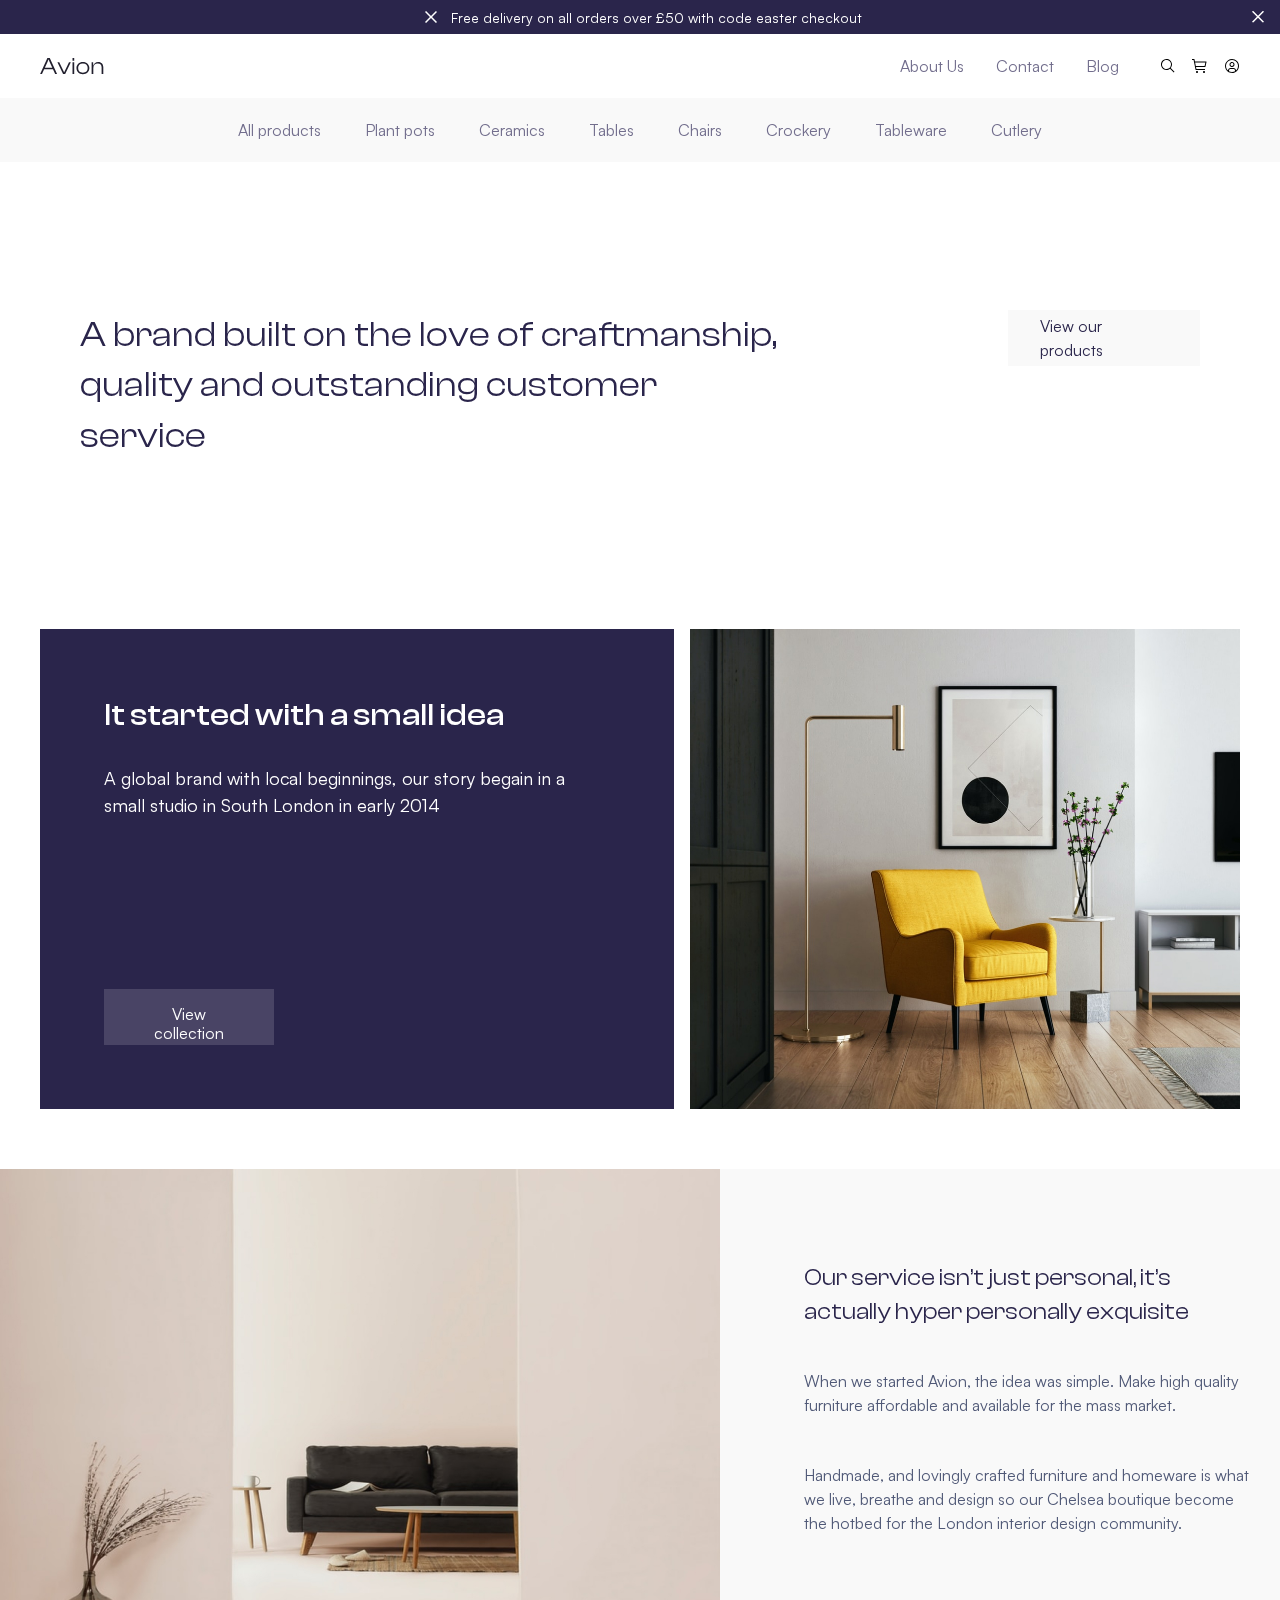
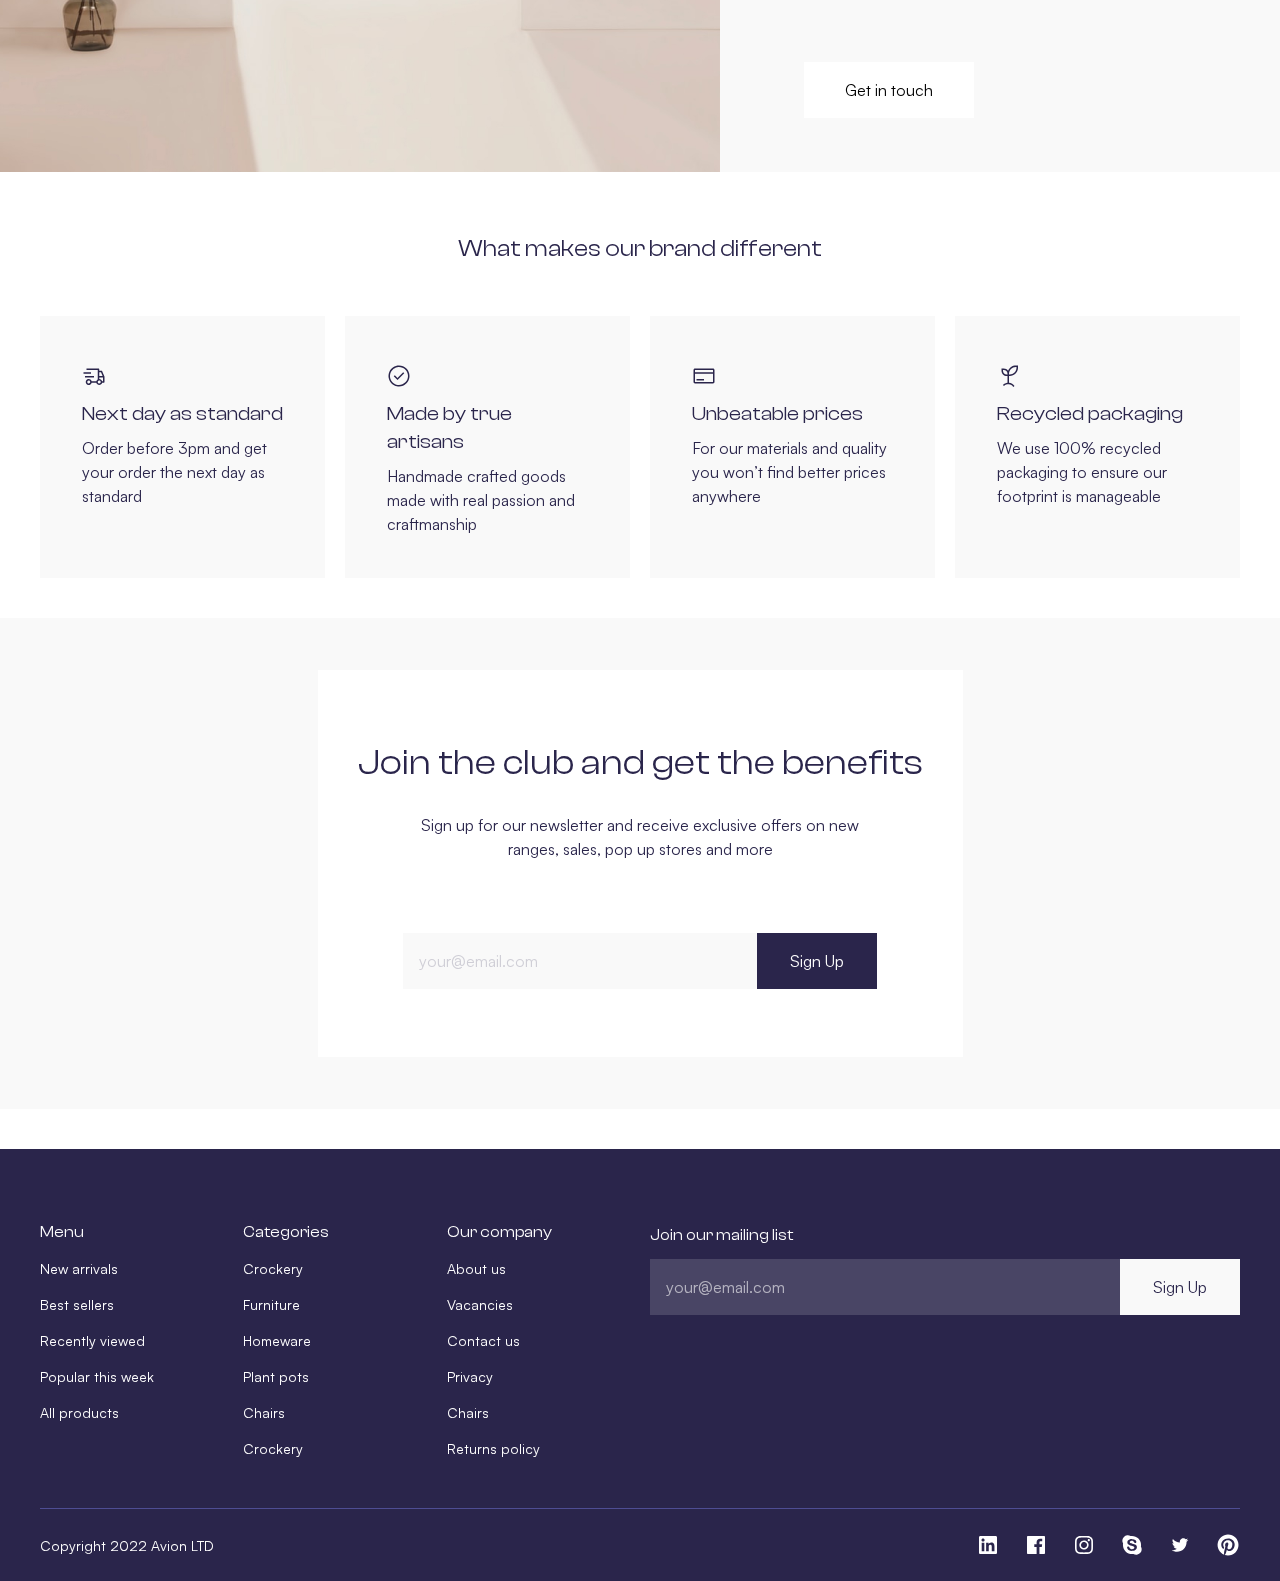
<file: about.html>
<!DOCTYPE html>
<html lang="en" class="page">
  <head>
    <meta charset="UTF-8" />
    <meta name="viewport" content="width=device-width, initial-scale=1.0" />
    <title>Avion</title>
    <link rel="stylesheet" href="/style/main.css" />
  </head>
  <body class="page__body">
    <div class="notice">
      <svg
        width="24"
        height="24"
        viewBox="0 0 24 24"
        fill="none"
        xmlns="http://www.w3.org/2000/svg"
      >
        <path
          d="M18 7.05L16.95 6L12 10.95L7.05 6L6 7.05L10.95 12L6 16.95L7.05 18L12 13.05L16.95 18L18 16.95L13.05 12L18 7.05Z"
          fill="white"
        />
      </svg>
      <div class="notice__text">
        Free delivery on all orders over £50 with code easter checkout
      </div>
      <button class="btn-reset notice__button" area-label="close notice">
        <svg
          width="12"
          height="12"
          viewBox="0 0 12 12"
          fill="none"
          xmlns="http://www.w3.org/2000/svg"
        >
          <path
            d="M12 1.05L10.95 0L6 4.95L1.05 0L0 1.05L4.95 6L0 10.95L1.05 12L6 7.05L10.95 12L12 10.95L7.05 6L12 1.05Z"
            fill="white"
          />
        </svg>
      </button>
    </div>
    <header class="header">
      <div class="header__top">
        <div class="container header__container header__top-container">
          <a href="/" class="logo"
            ><img src="./img/icons/avion.svg" alt="Avion Logo"
          /></a>
          <div class="header__details">
            <ul class="header__list list-reset">
              <li class="header__item">
                <a href="#" class="header__link">About Us</a>
              </li>
              <li class="header__item">
                <a href="#" class="header__link">Contact</a>
              </li>
              <li class="header__item">
                <a href="#" class="header__link">Blog</a>
              </li>
            </ul>
            <div class="header__buttons">
              <button class="btn-reset header__button" aria-label="Search">
                <svg
                  width="16"
                  height="16"
                  viewBox="0 0 16 16"
                  fill="none"
                  xmlns="http://www.w3.org/2000/svg"
                >
                  <rect
                    width="16"
                    height="16"
                    fill="white"
                    style="mix-blend-mode: multiply"
                  />
                  <path
                    d="M14.5001 13.7929L10.7241 10.0169C11.6314 8.92758 12.0839 7.53038 11.9873 6.11596C11.8908 4.70153 11.2526 3.37879 10.2057 2.42288C9.15867 1.46698 7.78347 0.951515 6.36612 0.983723C4.94877 1.01593 3.5984 1.59333 2.59593 2.59581C1.59345 3.59828 1.01605 4.94865 0.983845 6.366C0.951637 7.78335 1.4671 9.15855 2.423 10.2055C3.37891 11.2525 4.70165 11.8907 6.11608 11.9872C7.5305 12.0838 8.9277 11.6313 10.017 10.7239L13.7931 14.5L14.5001 13.7929ZM2.00012 6.5C2.00012 5.60998 2.26404 4.73995 2.75851 3.99993C3.25297 3.25991 3.95578 2.68313 4.77804 2.34254C5.60031 2.00194 6.50511 1.91283 7.37802 2.08646C8.25094 2.2601 9.05276 2.68868 9.6821 3.31802C10.3114 3.94735 10.74 4.74918 10.9137 5.62209C11.0873 6.495 10.9982 7.3998 10.6576 8.22207C10.317 9.04434 9.7402 9.74714 9.00018 10.2416C8.26016 10.7361 7.39013 11 6.50012 11C5.30705 10.9987 4.16323 10.5241 3.3196 9.68052C2.47597 8.83689 2.00144 7.69306 2.00012 6.5Z"
                  />
                </svg>
              </button>
              <button class="btn-reset header__button" aria-label="Cart">
                <svg
                  width="16"
                  height="16"
                  viewBox="0 0 16 16"
                  fill="none"
                  xmlns="http://www.w3.org/2000/svg"
                >
                  <rect
                    width="16"
                    height="16"
                    fill="white"
                    style="mix-blend-mode: multiply"
                  />
                  <path
                    d="M5 15C5.55228 15 6 14.5523 6 14C6 13.4477 5.55228 13 5 13C4.44772 13 4 13.4477 4 14C4 14.5523 4.44772 15 5 15Z"
                  />
                  <path
                    d="M12 15C12.5523 15 13 14.5523 13 14C13 13.4477 12.5523 13 12 13C11.4477 13 11 13.4477 11 14C11 14.5523 11.4477 15 12 15Z"
                  />
                  <path
                    d="M14 3.50001H2.91L2.5 1.40001C2.47662 1.28537 2.41379 1.18256 2.32243 1.10947C2.23107 1.03639 2.11697 0.997651 2 1.00001H0V2.00001H1.59L3.5 11.6C3.52338 11.7146 3.58621 11.8175 3.67757 11.8905C3.76893 11.9636 3.88303 12.0024 4 12H13V11H4.41L4 9.00001H13C13.1156 9.00284 13.2286 8.96552 13.3197 8.89441C13.4109 8.8233 13.4746 8.7228 13.5 8.61001L14.5 4.11001C14.5168 4.03582 14.5164 3.95879 14.4989 3.88478C14.4814 3.81076 14.4472 3.74172 14.399 3.6829C14.3508 3.62407 14.2898 3.57703 14.2206 3.54534C14.1515 3.51364 14.076 3.49814 14 3.50001ZM12.6 8.00001H3.81L3.11 4.50001H13.375L12.6 8.00001Z"
                  />
                </svg>
              </button>
              <button class="btn-reset header__button" aria-label="Personal">
                <svg
                  width="16"
                  height="16"
                  viewBox="0 0 16 16"
                  fill="none"
                  xmlns="http://www.w3.org/2000/svg"
                >
                  <rect
                    width="16"
                    height="16"
                    fill="white"
                    style="mix-blend-mode: multiply"
                  />
                  <path
                    d="M8 4C7.50555 4 7.0222 4.14662 6.61108 4.42133C6.19995 4.69603 5.87952 5.08648 5.6903 5.54329C5.50108 6.00011 5.45158 6.50277 5.54804 6.98773C5.6445 7.47268 5.88261 7.91814 6.23224 8.26777C6.58187 8.6174 7.02733 8.8555 7.51228 8.95196C7.99723 9.04843 8.4999 8.99892 8.95671 8.8097C9.41353 8.62048 9.80397 8.30005 10.0787 7.88893C10.3534 7.4778 10.5 6.99445 10.5 6.5C10.5 5.83696 10.2366 5.20107 9.76777 4.73223C9.29893 4.26339 8.66304 4 8 4ZM8 8C7.70333 8 7.41332 7.91203 7.16665 7.7472C6.91997 7.58238 6.72772 7.34811 6.61418 7.07403C6.50065 6.79994 6.47095 6.49834 6.52882 6.20736C6.5867 5.91639 6.72956 5.64912 6.93934 5.43934C7.14912 5.22956 7.4164 5.0867 7.70737 5.02882C7.99834 4.97094 8.29994 5.00065 8.57403 5.11418C8.84812 5.22771 9.08239 5.41997 9.24721 5.66664C9.41203 5.91332 9.5 6.20333 9.5 6.5C9.49955 6.89769 9.34137 7.27896 9.06017 7.56016C8.77896 7.84137 8.39769 7.99955 8 8Z"
                  />
                  <path
                    d="M8 1C6.61553 1 5.26216 1.41054 4.11101 2.17971C2.95987 2.94888 2.06266 4.04213 1.53285 5.32122C1.00303 6.6003 0.86441 8.00776 1.13451 9.36563C1.4046 10.7235 2.07129 11.9708 3.05026 12.9497C4.02922 13.9287 5.2765 14.5954 6.63437 14.8655C7.99224 15.1356 9.3997 14.997 10.6788 14.4672C11.9579 13.9373 13.0511 13.0401 13.8203 11.889C14.5895 10.7378 15 9.38447 15 8C14.9979 6.14413 14.2597 4.36486 12.9474 3.05256C11.6351 1.74026 9.85588 1.00209 8 1ZM5 13.1882V12.5C5.00044 12.1023 5.15862 11.721 5.43983 11.4398C5.72104 11.1586 6.10231 11.0004 6.5 11H9.5C9.89769 11.0004 10.279 11.1586 10.5602 11.4398C10.8414 11.721 10.9996 12.1023 11 12.5V13.1882C10.0896 13.7199 9.05426 14 8 14C6.94574 14 5.91042 13.7199 5 13.1882ZM11.9963 12.4629C11.9863 11.807 11.7191 11.1813 11.2521 10.7206C10.7852 10.2599 10.156 10.0011 9.5 10H6.5C5.84405 10.0011 5.2148 10.2599 4.74786 10.7206C4.28093 11.1813 4.01369 11.807 4.00375 12.4629C3.09703 11.6533 2.45762 10.5873 2.17017 9.40623C1.88272 8.22513 1.9608 6.98457 2.39407 5.84883C2.82734 4.71309 3.59536 3.73573 4.59644 3.04618C5.59751 2.35663 6.78442 1.98741 8 1.98741C9.21558 1.98741 10.4025 2.35663 11.4036 3.04618C12.4046 3.73573 13.1727 4.71309 13.6059 5.84883C14.0392 6.98457 14.1173 8.22513 13.8298 9.40623C13.5424 10.5873 12.903 11.6533 11.9963 12.4629Z"
                  />
                </svg>
              </button>
            </div>
          </div>
        </div>
      </div>
      <div class="header__bottom">
        <div class="container header__container header__bottom-container">
          <nav class="nav">
            <ul class="nav__list list-reset">
              <li class="nav__item">
                <a href="" class="nav__link">All products</a>
              </li>
              <li class="nav__item">
                <a href="" class="nav__link">Plant pots</a>
              </li>
              <li class="nav__item">
                <a href="" class="nav__link">Ceramics</a>
              </li>
              <li class="nav__item">
                <a href="" class="nav__link">Tables</a>
              </li>
              <li class="nav__item">
                <a href="" class="nav__link">Chairs</a>
              </li>
              <li class="nav__item">
                <a href="" class="nav__link">Crockery</a>
              </li>
              <li class="nav__item">
                <a href="" class="nav__link">Tableware</a>
              </li>
              <li class="nav__item">
                <a href="" class="nav__link">Cutlery</a>
              </li>
            </ul>
          </nav>
        </div>
      </div>
    </header>
    <main class="main">
      <section class="section about-hero">
        <div class="container">
          <div class="about-hero__container">
            <h1 class="about-hero__title">
              A brand built on the love of craftmanship, quality and outstanding
              customer service
            </h1>
            <a href="#" class="btn btn--theme-light about-hero__btn"
              >View our products</a
            >
          </div>
        </div>
      </section>
      <section class="section brand-info">
        <div class="container brand-info__section">
          <div class="brand-info__text">
            <div class="brand-info__text__top">
              <h2 class="title--large title--small brand-info__title">
                It started with a small idea
              </h2>
              <p class="brand-info__descr">
                A global brand with local beginnings, our story begain in a
                small studio in South London in early 2014
              </p>
            </div>
            <button href="#" class="btn btn--theme-dark brand-info__btn">
              View collection
            </button>
          </div>
          <div class="brand-info__img">
            <img
              src="img/brand-info.jpg"
              srcset="img/brand-info_2x.jpg"
              alt=" Brand inforamtion"
              width="630px"
              height="480px"
            />
          </div>
        </div>
      </section>
      <section class="section about about--reverse">
        <div class="about__content">
          <div class="about__info">
            <h2 class="title--small about__title">
              Our service isn’t just personal, it’s actually hyper personally
              exquisite
            </h2>
            <p class="about__descr">
              When we started Avion, the idea was simple. Make high quality
              furniture affordable and available for the mass market.
            </p>
            <p class="about__descr">
              Handmade, and lovingly crafted furniture and homeware is what we
              live, breathe and design so our Chelsea boutique become the hotbed
              for the London interior design community.
            </p>
            <button class="btn btn--them--light about__btn btn--theme-white">
              Get in touch
            </button>
          </div>
          <img
            class="abot__image"
            src="/img/about2.jpg"
            srcset="/img/about2_2x.jpg"
            width="720"
            height="603"
            loading="lazy"
            aria-hidden="true"
          />
        </div>
      </section>
      <section class="benefits section benefits--about">
        <div class="container">
          <h2 class="title title--small title--centered title--mb-large">
            What makes our brand different
          </h2>
          <ul class="benefits__list list-reset grid">
            <li class="benefits__item benefits__item--next">
              <h3 class="benefits__subtitle">Next day as standard</h3>
              <p class="benefits__description">
                Order before 3pm and get your order the next day as standard
              </p>
            </li>
            <li class="benefits__item benefits__item--made">
              <h3 class="benefits__subtitle">Made by true artisans</h3>
              <p class="benefits__description">
                Handmade crafted goods made with real passion and craftmanship
              </p>
            </li>
            <li class="benefits__item benefits__item--prices">
              <h3 class="benefits__subtitle">Unbeatable prices</h3>
              <p class="benefits__description">
                For our materials and quality you won’t find better prices
                anywhere
              </p>
            </li>
            <li class="benefits__item benefits__item--packaging">
              <h3 class="benefits__subtitle">Recycled packaging</h3>
              <p class="benefits__description">
                We use 100% recycled packaging to ensure our footprint is
                manageable
              </p>
            </li>
          </ul>
        </div>
      </section>

      <section class="section newsletter">
        <div class="container">
          <div class="newsletter__content">
            <div class="newsletter__top">
              <h2 class="newsletter__title title title--large-xl">
                Join the club and get the benefits
              </h2>
              <p class="newsletter__descr">
                Sign up for our newsletter and receive exclusive offers on new
                ranges, sales, pop up stores and more
              </p>
            </div>
            <div class="newsletter__bot">
              <form action="#" method="post" class="form newsletter__form">
                <input
                  type="email"
                  required
                  class="form__input"
                  placeholder="your@email.com"
                />
                <button class="btn btn--theme-darker form__btn" type="submit">
                  Sign Up
                </button>
              </form>
            </div>
          </div>
        </div>
      </section>
    </main>
    <footer class="footer">
      <div class="container">
        <div class="footer__top grid">
          <div class="footer__column">
            <h2 class="footer__title">Menu</h2>
            <ul class="list-reset footer__list">
              <li class="footer__item">
                <a href="#" class="footer__link">New arrivals</a>
              </li>
              <li class="footer__item">
                <a href="#" class="footer__link">Best sellers</a>
              </li>
              <li class="footer__item">
                <a href="#" class="footer__link">Recently viewed</a>
              </li>
              <li class="footer__item">
                <a href="#" class="footer__link">Popular this week</a>
              </li>
              <li class="footer__item">
                <a href="#" class="footer__link">All products</a>
              </li>
            </ul>
          </div>
          <div class="footer__column">
            <h2 class="footer__title">Categories</h2>
            <ul class="list-reset footer__list">
              <li class="footer__item">
                <a href="#" class="footer__link">Crockery</a>
              </li>
              <li class="footer__item">
                <a href="#" class="footer__link">Furniture</a>
              </li>
              <li class="footer__item">
                <a href="#" class="footer__link">Homeware</a>
              </li>
              <li class="footer__item">
                <a href="#" class="footer__link">Plant pots</a>
              </li>
              <li class="footer__item">
                <a href="#" class="footer__link">Chairs</a>
              </li>
              <li class="footer__item">
                <a href="#" class="footer__link">Crockery</a>
              </li>
            </ul>
          </div>
          <div class="footer__column">
            <h2 class="footer__title">Our company</h2>
            <ul class="list-reset footer__list">
              <li class="footer__item">
                <a href="#" class="footer__link">About us</a>
              </li>
              <li class="footer__item">
                <a href="#" class="footer__link">Vacancies</a>
              </li>
              <li class="footer__item">
                <a href="#" class="footer__link">Contact us</a>
              </li>
              <li class="footer__item">
                <a href="#" class="footer__link">Privacy</a>
              </li>
              <li class="footer__item">
                <a href="#" class="footer__link">Chairs</a>
              </li>
              <li class="footer__item">
                <a href="#" class="footer__link">Returns policy</a>
              </li>
            </ul>
          </div>
          <div class="footer__column footer__column--big">
            <h3 class="footer__title">Join our mailing list</h3>
            <form action="#" method="post" class="form footer__form">
              <input
                type="email"
                required
                class="form__input footer__input"
                placeholder="your@email.com"
              />
              <button class="btn btn--theme-light form__btn" type="submit">
                Sign Up
              </button>
            </form>
          </div>
        </div>
        <div class="footer__bottom">
          <span class="footer__copyright">Copyright 2022 Avion LTD</span>
          <ul class="list-reset social">
            <li class="social__item">
              <a href="#" class="social__link" target="_blank"
                ><svg
                  width="24"
                  height="24"
                  viewBox="0 0 24 24"
                  fill="none"
                  xmlns="http://www.w3.org/2000/svg"
                >
                  <rect
                    width="24"
                    height="24"
                    fill="white"
                    style="mix-blend-mode: multiply"
                  />
                  <path
                    d="M19.65 3H4.35C3.6 3 3 3.6 3 4.275V19.65C3 20.325 3.6 20.925 4.35 20.925H19.65C20.4 20.925 21 20.325 21 19.65V4.275C21 3.6 20.4 3 19.65 3ZM8.325 18.3H5.7V9.75H8.325V18.3ZM7.05 8.55C6.225 8.55 5.475 7.875 5.475 6.975C5.475 6.075 6.15 5.4 7.05 5.4C7.875 5.4 8.625 6.075 8.625 6.975C8.625 7.875 7.875 8.55 7.05 8.55ZM18.375 18.225H15.75V14.025C15.75 13.05 15.75 11.7 14.325 11.7C12.9 11.7 12.75 12.825 12.75 13.875V18.15H10.125V9.75H12.6V10.875H12.675C13.05 10.2 13.95 9.45 15.225 9.45C17.925 9.45 18.45 11.25 18.45 13.575V18.225H18.375Z"
                    fill="white"
                  /></svg
              ></a>
            </li>
            <li class="social__item">
              <a href="#" class="social__link" target="_blank"
                ><svg
                  width="24"
                  height="24"
                  viewBox="0 0 24 24"
                  fill="none"
                  xmlns="http://www.w3.org/2000/svg"
                >
                  <rect
                    width="24"
                    height="24"
                    fill="white"
                    style="mix-blend-mode: multiply"
                  />
                  <path
                    d="M20.0025 3H3.9975C3.73355 3.00196 3.48097 3.10769 3.29433 3.29433C3.10769 3.48097 3.00196 3.73355 3 3.9975V20.0025C3.00196 20.2664 3.10769 20.519 3.29433 20.7057C3.48097 20.8923 3.73355 20.998 3.9975 21H12.615V14.04H10.275V11.3175H12.615V9.315C12.615 6.99 14.0325 5.7225 16.1175 5.7225C16.815 5.7225 17.5125 5.7225 18.21 5.8275V8.25H16.7775C15.645 8.25 15.4275 8.79 15.4275 9.5775V11.31H18.1275L17.775 14.0325H15.4275V21H20.0025C20.2664 20.998 20.519 20.8923 20.7057 20.7057C20.8923 20.519 20.998 20.2664 21 20.0025V3.9975C20.998 3.73355 20.8923 3.48097 20.7057 3.29433C20.519 3.10769 20.2664 3.00196 20.0025 3Z"
                    fill="white"
                  /></svg
              ></a>
            </li>
            <li class="social__item">
              <a href="#" class="social__link" target="_blank"
                ><svg
                  width="24"
                  height="24"
                  viewBox="0 0 24 24"
                  fill="none"
                  xmlns="http://www.w3.org/2000/svg"
                >
                  <rect
                    width="24"
                    height="24"
                    fill="white"
                    style="mix-blend-mode: multiply"
                  />
                  <path
                    d="M16.8042 8.2758C17.4007 8.2758 17.8842 7.79227 17.8842 7.1958C17.8842 6.59933 17.4007 6.1158 16.8042 6.1158C16.2077 6.1158 15.7242 6.59933 15.7242 7.1958C15.7242 7.79227 16.2077 8.2758 16.8042 8.2758Z"
                    fill="white"
                  />
                  <path
                    d="M12 7.37835C11.0859 7.37835 10.1924 7.64941 9.43235 8.15724C8.67232 8.66507 8.07995 9.38688 7.73015 10.2314C7.38035 11.0759 7.28883 12.0051 7.46715 12.9016C7.64548 13.7982 8.08565 14.6217 8.732 15.268C9.37835 15.9144 10.2018 16.3545 11.0984 16.5328C11.9949 16.7112 12.9241 16.6196 13.7686 16.2698C14.6131 15.92 15.3349 15.3277 15.8428 14.5677C16.3506 13.8076 16.6217 12.9141 16.6217 12C16.6217 10.7743 16.1347 9.59873 15.268 8.732C14.4013 7.86527 13.2257 7.37835 12 7.37835ZM12 15C11.4067 15 10.8266 14.8241 10.3333 14.4944C9.83994 14.1648 9.45542 13.6962 9.22836 13.1481C9.0013 12.5999 8.94189 11.9967 9.05764 11.4147C9.1734 10.8328 9.45912 10.2982 9.87868 9.87868C10.2982 9.45912 10.8328 9.1734 11.4147 9.05764C11.9967 8.94189 12.5999 9.0013 13.1481 9.22836C13.6962 9.45542 14.1648 9.83994 14.4944 10.3333C14.8241 10.8266 15 11.4067 15 12C15 12.7956 14.6839 13.5587 14.1213 14.1213C13.5587 14.6839 12.7956 15 12 15Z"
                    fill="white"
                  />
                  <path
                    d="M12 4.62165C14.4031 4.62165 14.6878 4.6308 15.6368 4.67415C16.2075 4.68094 16.7728 4.78577 17.308 4.98405C17.6961 5.13381 18.0486 5.36316 18.3428 5.65732C18.6369 5.95149 18.8663 6.30398 19.016 6.6921C19.2143 7.22731 19.3191 7.79261 19.3259 8.36333C19.3692 9.3123 19.3784 9.597 19.3784 12.0001C19.3784 14.4031 19.3693 14.6878 19.3259 15.6368C19.3191 16.2075 19.2143 16.7728 19.016 17.3081C18.8663 17.6962 18.6369 18.0487 18.3428 18.3428C18.0486 18.637 17.6961 18.8663 17.308 19.0161C16.7728 19.2144 16.2075 19.3192 15.6368 19.326C14.6879 19.3693 14.4033 19.3785 12 19.3785C9.5967 19.3785 9.31215 19.3694 8.36325 19.326C7.79253 19.3192 7.22723 19.2144 6.69202 19.0161C6.3039 18.8663 5.95142 18.637 5.65725 18.3428C5.36308 18.0487 5.13374 17.6962 4.98397 17.3081C4.78569 16.7728 4.68087 16.2075 4.67408 15.6368C4.6308 14.6878 4.62157 14.4031 4.62157 12.0001C4.62157 9.597 4.63072 9.3123 4.67408 8.36333C4.68087 7.79261 4.78569 7.22731 4.98397 6.6921C5.13373 6.30396 5.36307 5.95146 5.65724 5.65728C5.95141 5.3631 6.30389 5.13375 6.69202 4.98397C7.22723 4.78569 7.79253 4.68087 8.36325 4.67408C9.31222 4.6308 9.59693 4.62165 12 4.62165ZM12 3C9.55575 3 9.24922 3.01035 8.2893 3.05415C7.54279 3.06914 6.80422 3.21059 6.105 3.4725C5.50705 3.70374 4.96401 4.05735 4.51068 4.51068C4.05735 4.96401 3.70374 5.50705 3.4725 6.105C3.21055 6.80434 3.06909 7.54304 3.05415 8.28968C3.01035 9.24923 3 9.55575 3 12C3 14.4443 3.01035 14.7508 3.05415 15.7107C3.0691 16.4573 3.21056 17.196 3.4725 17.8954C3.70374 18.4933 4.05735 19.0364 4.51068 19.4897C4.96401 19.943 5.50705 20.2966 6.105 20.5279C6.80434 20.7898 7.54304 20.9313 8.28968 20.9462C9.24923 20.9897 9.55575 21 12 21C14.4443 21 14.7508 20.9896 15.7107 20.9459C16.4573 20.9309 17.196 20.7894 17.8954 20.5275C18.4933 20.2963 19.0364 19.9426 19.4897 19.4893C19.943 19.036 20.2966 18.493 20.5279 17.895C20.7898 17.1957 20.9313 16.457 20.9462 15.7103C20.9897 14.7508 21 14.4443 21 12C21 9.55575 20.9896 9.24922 20.9459 8.2893C20.9309 7.54279 20.7894 6.80422 20.5275 6.105C20.2962 5.50712 19.9426 4.96415 19.4893 4.51089C19.0359 4.05763 18.4929 3.70407 17.895 3.47287C17.1957 3.21093 16.457 3.06948 15.7103 3.05453C14.7508 3.01035 14.4443 3 12 3Z"
                    fill="white"
                  /></svg
              ></a>
            </li>
            <li class="social__item">
              <a href="#" class="social__link" target="_blank"
                ><svg
                  width="24"
                  height="24"
                  viewBox="0 0 24 24"
                  fill="none"
                  xmlns="http://www.w3.org/2000/svg"
                >
                  <rect
                    width="24"
                    height="24"
                    fill="white"
                    style="mix-blend-mode: multiply"
                  />
                  <path
                    d="M20.9321 13.4102C21.0078 12.944 21.0454 12.4724 21.0446 12.0002C21.0446 9.60129 20.0917 7.30066 18.3954 5.60439C16.6992 3.90813 14.3985 2.95517 11.9996 2.95517C11.5274 2.95444 11.0558 2.99207 10.5896 3.06768C9.5442 2.44143 8.3195 2.18241 7.11002 2.33174C5.90054 2.48107 4.77563 3.0302 3.9139 3.89193C3.05218 4.75365 2.50305 5.87857 2.35371 7.08805C2.20438 8.29753 2.4634 9.52223 3.08965 10.5677C3.00527 11.0406 2.96012 11.5198 2.95465 12.0002C2.95465 14.3991 3.9076 16.6997 5.60387 18.396C7.30013 20.0922 9.60076 21.0452 11.9996 21.0452C12.4719 21.0459 12.9435 21.0083 13.4096 20.9327C14.4551 21.5589 15.6798 21.8179 16.8893 21.6686C18.0987 21.5193 19.2237 20.9701 20.0854 20.1084C20.9471 19.2467 21.4962 18.1218 21.6456 16.9123C21.7949 15.7028 21.5359 14.4781 20.9096 13.4327L20.9321 13.4102ZM16.2971 16.1102C15.8738 16.6955 15.2904 17.146 14.6171 17.4077C13.7864 17.7337 12.8993 17.8917 12.0071 17.8727C10.9687 17.9161 9.93554 17.7023 8.99965 17.2502C8.45401 16.9569 7.9861 16.5378 7.63465 16.0277C7.31271 15.5919 7.12974 15.0691 7.10965 14.5277C7.10886 14.3872 7.13709 14.2481 7.19259 14.119C7.24808 13.9899 7.32964 13.8737 7.43215 13.7777C7.65931 13.5843 7.95174 13.4851 8.24965 13.5002C8.49861 13.4955 8.74092 13.5807 8.93215 13.7402C9.14146 13.936 9.3031 14.1772 9.40465 14.4452C9.53477 14.7584 9.70088 15.0554 9.89965 15.3302C10.0977 15.5839 10.3554 15.7848 10.6496 15.9152C11.0494 16.0867 11.4826 16.1661 11.9171 16.1477C12.5361 16.1777 13.1492 16.0152 13.6721 15.6827C13.8728 15.5651 14.0397 15.3977 14.1567 15.1966C14.2736 14.9956 14.3367 14.7677 14.3396 14.5352C14.3461 14.3723 14.3181 14.2099 14.2573 14.0587C14.1966 13.9075 14.1045 13.7708 13.9871 13.6577C13.7201 13.4116 13.399 13.2318 13.0496 13.1327C12.6596 13.0052 12.1421 12.8777 11.4896 12.7352C10.7403 12.5607 10.0094 12.3146 9.30715 12.0002C8.75457 11.7737 8.26732 11.4128 7.88965 10.9502C7.53144 10.4734 7.34628 9.88877 7.36465 9.29268C7.35859 8.68668 7.55379 8.0958 7.91965 7.61267C8.33754 7.09349 8.89405 6.7034 9.52465 6.48767C10.322 6.22284 11.1599 6.10096 11.9996 6.12768C12.6567 6.11605 13.3117 6.20457 13.9421 6.39018C14.4369 6.53708 14.9016 6.77071 15.3146 7.08017C15.6397 7.3243 15.9104 7.63334 16.1096 7.98767C16.2718 8.2739 16.3595 8.59626 16.3646 8.92518C16.3637 9.06539 16.3347 9.20399 16.2793 9.3328C16.2239 9.46161 16.1433 9.57803 16.0421 9.67518C15.9401 9.78577 15.8159 9.87364 15.6776 9.93308C15.5394 9.99252 15.3901 10.0222 15.2396 10.0202C14.9984 10.0389 14.7592 9.9637 14.5721 9.81018C14.3753 9.62055 14.2107 9.40017 14.0846 9.15768C13.8989 8.77542 13.6298 8.43969 13.2971 8.17517C12.8606 7.90304 12.3468 7.78183 11.8346 7.83017C11.309 7.80801 10.7881 7.93824 10.3346 8.20517C10.1699 8.29312 10.0309 8.42227 9.93096 8.58C9.83106 8.73774 9.77376 8.91869 9.76465 9.10518C9.75871 9.30894 9.82514 9.50822 9.95215 9.66768C10.1017 9.84099 10.2856 9.98144 10.4921 10.0802C10.7121 10.194 10.9434 10.2845 11.1821 10.3502C11.4221 10.4177 11.8121 10.5152 12.3596 10.6427C13.0496 10.7927 13.6646 10.9577 14.2271 11.1377C14.7303 11.291 15.2098 11.5131 15.6521 11.7977C16.038 12.0417 16.3554 12.3798 16.5746 12.7802C16.7975 13.2369 16.9008 13.7427 16.8746 14.2502C16.8814 14.9153 16.6794 15.5658 16.2971 16.1102Z"
                    fill="white"
                  /></svg
              ></a>
            </li>
            <li class="social__item">
              <a href="#" class="social__link" target="_blank"
                ><svg
                  width="24"
                  height="24"
                  viewBox="0 0 24 24"
                  fill="none"
                  xmlns="http://www.w3.org/2000/svg"
                >
                  <rect
                    width="24"
                    height="24"
                    fill="white"
                    style="mix-blend-mode: multiply"
                  />
                  <path
                    d="M8.94 18.705C10.2069 18.713 11.4627 18.4693 12.6346 17.9882C13.8066 17.507 14.8714 16.798 15.7672 15.9022C16.663 15.0064 17.3721 13.9416 17.8532 12.7696C18.3343 11.5977 18.578 10.3418 18.57 9.07499C18.57 8.92499 18.57 8.78249 18.57 8.63249C19.2267 8.15136 19.7951 7.56012 20.25 6.88499C19.6316 7.15544 18.9773 7.3348 18.3075 7.41749C19.0177 6.99432 19.5506 6.32824 19.8075 5.54249C19.1456 5.93957 18.4199 6.21871 17.6625 6.36749C17.1524 5.82401 16.4775 5.46378 15.7421 5.34253C15.0067 5.22128 14.2518 5.34576 13.5943 5.69673C12.9368 6.04769 12.4132 6.60557 12.1047 7.28405C11.7962 7.96252 11.7198 8.72376 11.8875 9.44999C10.542 9.38395 9.22553 9.03525 8.02377 8.42662C6.822 7.81798 5.7619 6.96305 4.9125 5.91749C4.48419 6.66087 4.35437 7.53923 4.54932 8.37473C4.74427 9.21023 5.24942 9.94043 5.9625 10.4175C5.43646 10.3972 4.92259 10.2533 4.4625 9.99749V10.035C4.45783 10.8119 4.71954 11.5669 5.20403 12.1742C5.68851 12.7815 6.3665 13.2044 7.125 13.3725C6.63573 13.5041 6.12322 13.5246 5.625 13.4325C5.84459 14.095 6.26376 14.6734 6.82503 15.0883C7.38631 15.5032 8.06219 15.7344 8.76 15.75C7.56691 16.7104 6.08407 17.239 4.5525 17.25C4.28396 17.2422 4.01606 17.2197 3.75 17.1825C5.30022 18.1702 7.1019 18.6909 8.94 18.6825"
                    fill="white"
                  /></svg
              ></a>
            </li>
            <li class="social__item">
              <a href="#" class="social__link" target="_blank"
                ><svg
                  width="24"
                  height="24"
                  viewBox="0 0 24 24"
                  fill="none"
                  xmlns="http://www.w3.org/2000/svg"
                >
                  <rect
                    width="24"
                    height="24"
                    fill="white"
                    style="mix-blend-mode: multiply"
                  />
                  <path
                    d="M11.9998 1.5C9.56549 1.51658 7.21257 2.37849 5.34356 3.93828C3.47455 5.49807 2.20559 7.65882 1.75375 10.0509C1.30192 12.443 1.69529 14.9177 2.86657 17.0518C4.03785 19.1858 5.91426 20.8466 8.1748 21.75C8.02287 20.7558 8.02287 19.7442 8.1748 18.75L9.4123 13.5C9.21646 13.0245 9.11949 12.5142 9.1273 12C9.1273 10.545 9.9748 9.45 11.0248 9.45C11.215 9.44714 11.4036 9.48543 11.5776 9.56224C11.7517 9.63906 11.9071 9.75258 12.0331 9.89504C12.1592 10.0375 12.253 10.2055 12.3081 10.3876C12.3632 10.5697 12.3783 10.7615 12.3523 10.95C12.3523 11.85 11.7823 13.2 11.4823 14.445C11.4177 14.6772 11.4101 14.9215 11.4599 15.1573C11.5098 15.3931 11.6157 15.6133 11.7688 15.7995C11.9218 15.9857 12.1175 16.1322 12.3391 16.2267C12.5608 16.3212 12.802 16.361 13.0423 16.3425C14.9023 16.3425 16.3423 14.37 16.3423 11.535C16.361 10.9589 16.2594 10.3853 16.044 9.85061C15.8287 9.31598 15.5042 8.8321 15.0914 8.42986C14.6786 8.02762 14.1864 7.71584 13.6464 7.51442C13.1063 7.31299 12.5302 7.22634 11.9548 7.26C11.3405 7.23361 10.7272 7.33216 10.152 7.54966C9.5769 7.76717 9.05188 8.09912 8.60875 8.52542C8.16563 8.95172 7.81361 9.46351 7.57401 10.0298C7.33441 10.5961 7.21221 11.2051 7.2148 11.82C7.20646 12.6766 7.46895 13.5139 7.9648 14.2125C8.00086 14.2526 8.02654 14.3009 8.03962 14.3532C8.05269 14.4055 8.05275 14.4602 8.0398 14.5125C7.9573 14.8425 7.7773 15.5625 7.7473 15.705C7.7173 15.8475 7.5898 15.9375 7.3948 15.8475C6.0823 15.2325 5.2648 13.32 5.2648 11.775C5.2648 8.4675 7.6723 5.4225 12.2023 5.4225C15.8398 5.4225 18.6748 8.0175 18.6748 11.49C18.6748 15.105 16.4248 18.015 13.2223 18.015C12.7528 18.0313 12.2867 17.9301 11.8662 17.7206C11.4458 17.511 11.0844 17.1997 10.8148 16.815L10.1623 19.3125C9.84951 20.2831 9.41077 21.2085 8.8573 22.065C9.87714 22.3664 10.9364 22.513 11.9998 22.5C14.7846 22.5 17.4553 21.3938 19.4244 19.4246C21.3936 17.4555 22.4998 14.7848 22.4998 12C22.4998 9.21523 21.3936 6.54451 19.4244 4.57538C17.4553 2.60625 14.7846 1.5 11.9998 1.5Z"
                    fill="white"
                  /></svg
              ></a>
            </li>
          </ul>
        </div>
      </div>
    </footer>
    <script src="./js/script.js"></script>
  </body>
</html>
</file>
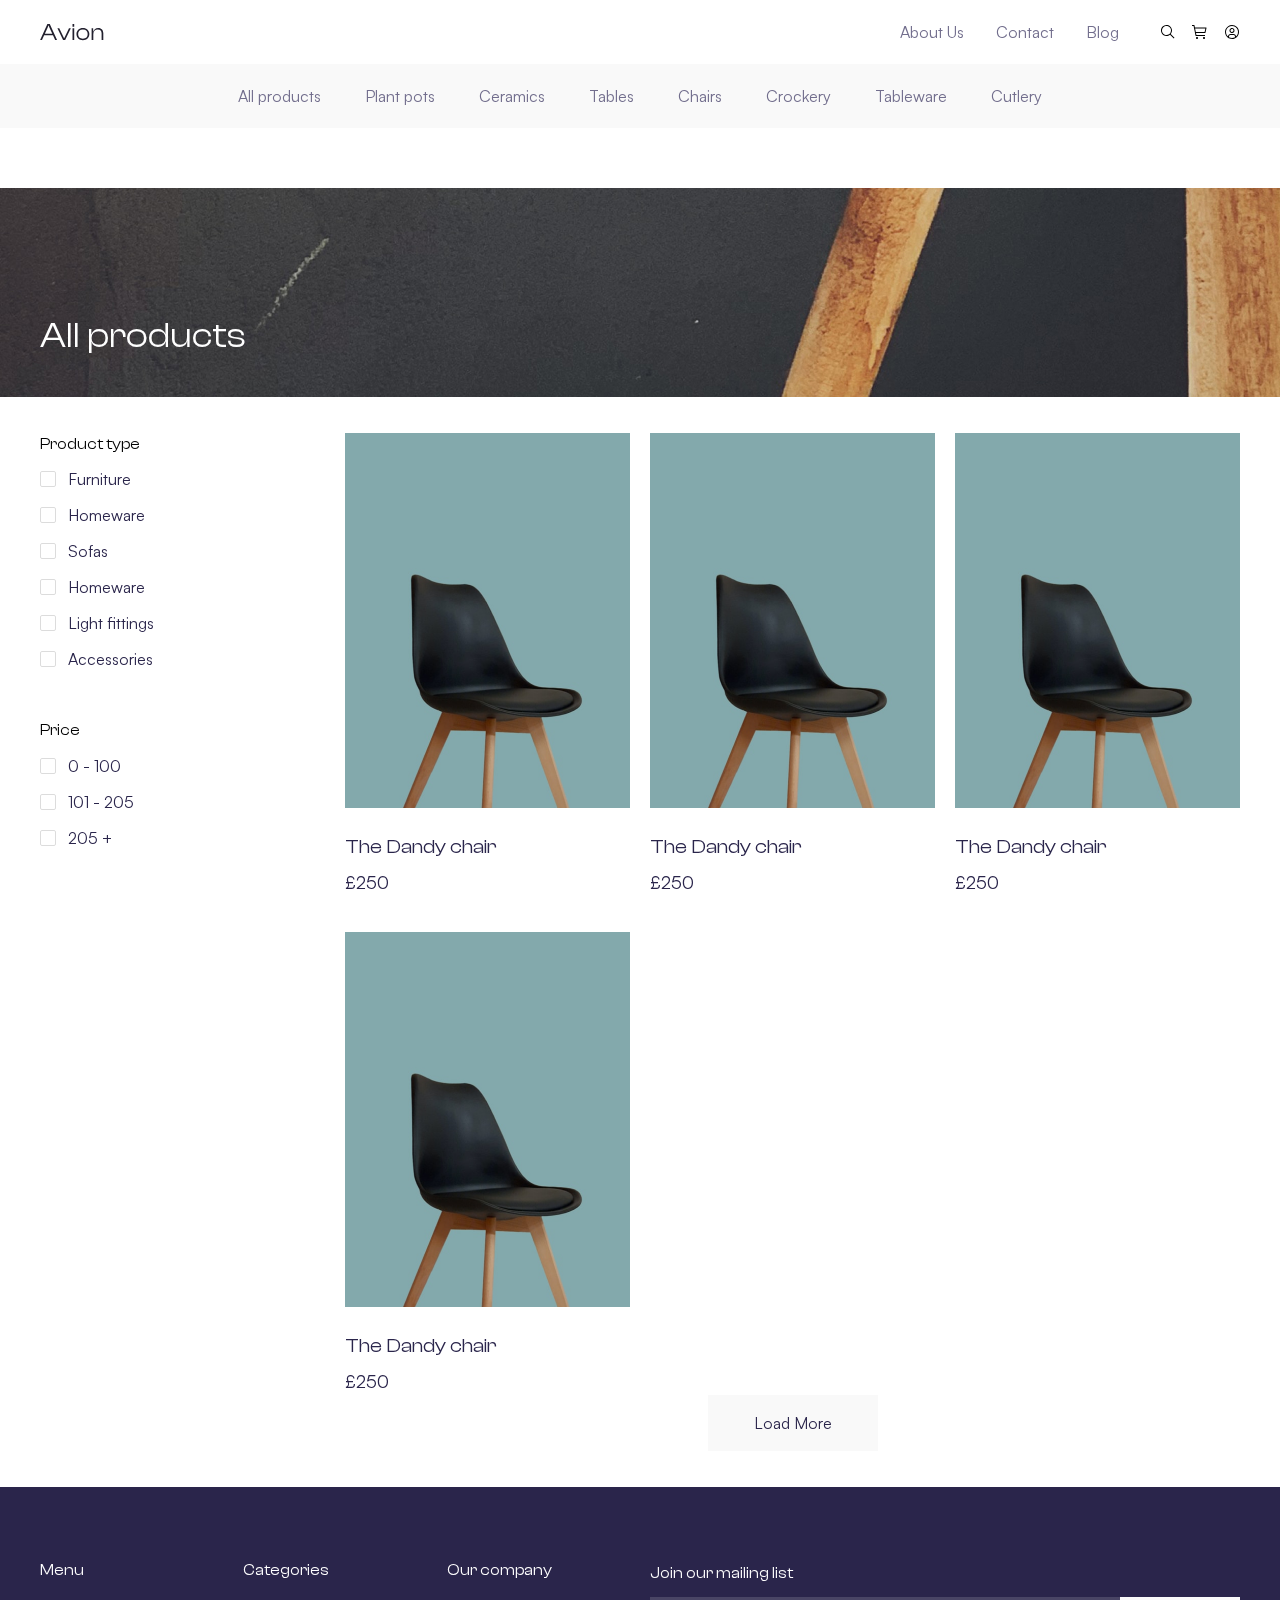
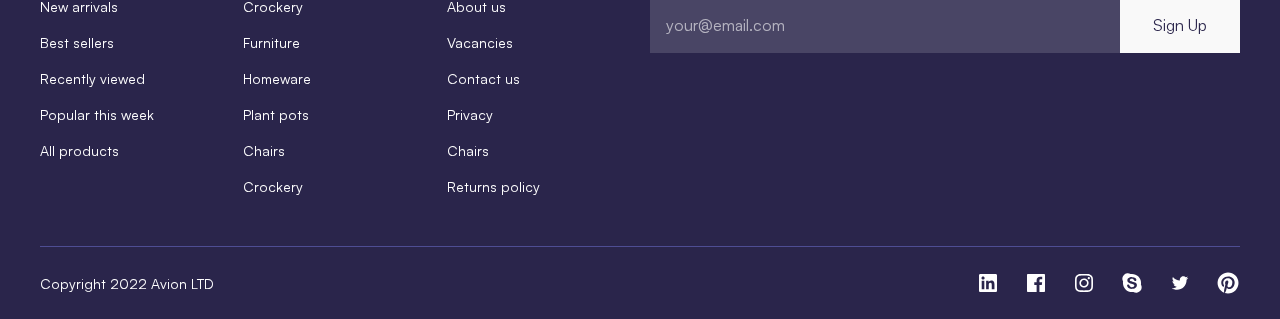
<file: catalog.html>
<!DOCTYPE html>
<html lang="en" class="page">
  <head>
    <meta charset="UTF-8" />
    <meta name="viewport" content="width=device-width, initial-scale=1.0" />
    <title>Avion</title>
    <link rel="stylesheet" href="/style/main.css" />
  </head>
  <body class="page__body">
    <header class="header">
      <div class="header__top">
        <div class="container header__container header__top-container">
          <a href="/" class="logo"
            ><img src="./img/icons/avion.svg" alt="Avion Logo"
          /></a>
          <div class="header__details">
            <ul class="header__list list-reset">
              <li class="header__item">
                <a href="#" class="header__link">About Us</a>
              </li>
              <li class="header__item">
                <a href="#" class="header__link">Contact</a>
              </li>
              <li class="header__item">
                <a href="#" class="header__link">Blog</a>
              </li>
            </ul>
            <div class="header__buttons">
              <button class="btn-reset header__button" aria-label="Search">
                <svg
                  width="16"
                  height="16"
                  viewBox="0 0 16 16"
                  fill="none"
                  xmlns="http://www.w3.org/2000/svg"
                >
                  <rect
                    width="16"
                    height="16"
                    fill="white"
                    style="mix-blend-mode: multiply"
                  />
                  <path
                    d="M14.5001 13.7929L10.7241 10.0169C11.6314 8.92758 12.0839 7.53038 11.9873 6.11596C11.8908 4.70153 11.2526 3.37879 10.2057 2.42288C9.15867 1.46698 7.78347 0.951515 6.36612 0.983723C4.94877 1.01593 3.5984 1.59333 2.59593 2.59581C1.59345 3.59828 1.01605 4.94865 0.983845 6.366C0.951637 7.78335 1.4671 9.15855 2.423 10.2055C3.37891 11.2525 4.70165 11.8907 6.11608 11.9872C7.5305 12.0838 8.9277 11.6313 10.017 10.7239L13.7931 14.5L14.5001 13.7929ZM2.00012 6.5C2.00012 5.60998 2.26404 4.73995 2.75851 3.99993C3.25297 3.25991 3.95578 2.68313 4.77804 2.34254C5.60031 2.00194 6.50511 1.91283 7.37802 2.08646C8.25094 2.2601 9.05276 2.68868 9.6821 3.31802C10.3114 3.94735 10.74 4.74918 10.9137 5.62209C11.0873 6.495 10.9982 7.3998 10.6576 8.22207C10.317 9.04434 9.7402 9.74714 9.00018 10.2416C8.26016 10.7361 7.39013 11 6.50012 11C5.30705 10.9987 4.16323 10.5241 3.3196 9.68052C2.47597 8.83689 2.00144 7.69306 2.00012 6.5Z"
                  />
                </svg>
              </button>
              <button class="btn-reset header__button" aria-label="Cart">
                <svg
                  width="16"
                  height="16"
                  viewBox="0 0 16 16"
                  fill="none"
                  xmlns="http://www.w3.org/2000/svg"
                >
                  <rect
                    width="16"
                    height="16"
                    fill="white"
                    style="mix-blend-mode: multiply"
                  />
                  <path
                    d="M5 15C5.55228 15 6 14.5523 6 14C6 13.4477 5.55228 13 5 13C4.44772 13 4 13.4477 4 14C4 14.5523 4.44772 15 5 15Z"
                  />
                  <path
                    d="M12 15C12.5523 15 13 14.5523 13 14C13 13.4477 12.5523 13 12 13C11.4477 13 11 13.4477 11 14C11 14.5523 11.4477 15 12 15Z"
                  />
                  <path
                    d="M14 3.50001H2.91L2.5 1.40001C2.47662 1.28537 2.41379 1.18256 2.32243 1.10947C2.23107 1.03639 2.11697 0.997651 2 1.00001H0V2.00001H1.59L3.5 11.6C3.52338 11.7146 3.58621 11.8175 3.67757 11.8905C3.76893 11.9636 3.88303 12.0024 4 12H13V11H4.41L4 9.00001H13C13.1156 9.00284 13.2286 8.96552 13.3197 8.89441C13.4109 8.8233 13.4746 8.7228 13.5 8.61001L14.5 4.11001C14.5168 4.03582 14.5164 3.95879 14.4989 3.88478C14.4814 3.81076 14.4472 3.74172 14.399 3.6829C14.3508 3.62407 14.2898 3.57703 14.2206 3.54534C14.1515 3.51364 14.076 3.49814 14 3.50001ZM12.6 8.00001H3.81L3.11 4.50001H13.375L12.6 8.00001Z"
                  />
                </svg>
              </button>
              <button class="btn-reset header__button" aria-label="Personal">
                <svg
                  width="16"
                  height="16"
                  viewBox="0 0 16 16"
                  fill="none"
                  xmlns="http://www.w3.org/2000/svg"
                >
                  <rect
                    width="16"
                    height="16"
                    fill="white"
                    style="mix-blend-mode: multiply"
                  />
                  <path
                    d="M8 4C7.50555 4 7.0222 4.14662 6.61108 4.42133C6.19995 4.69603 5.87952 5.08648 5.6903 5.54329C5.50108 6.00011 5.45158 6.50277 5.54804 6.98773C5.6445 7.47268 5.88261 7.91814 6.23224 8.26777C6.58187 8.6174 7.02733 8.8555 7.51228 8.95196C7.99723 9.04843 8.4999 8.99892 8.95671 8.8097C9.41353 8.62048 9.80397 8.30005 10.0787 7.88893C10.3534 7.4778 10.5 6.99445 10.5 6.5C10.5 5.83696 10.2366 5.20107 9.76777 4.73223C9.29893 4.26339 8.66304 4 8 4ZM8 8C7.70333 8 7.41332 7.91203 7.16665 7.7472C6.91997 7.58238 6.72772 7.34811 6.61418 7.07403C6.50065 6.79994 6.47095 6.49834 6.52882 6.20736C6.5867 5.91639 6.72956 5.64912 6.93934 5.43934C7.14912 5.22956 7.4164 5.0867 7.70737 5.02882C7.99834 4.97094 8.29994 5.00065 8.57403 5.11418C8.84812 5.22771 9.08239 5.41997 9.24721 5.66664C9.41203 5.91332 9.5 6.20333 9.5 6.5C9.49955 6.89769 9.34137 7.27896 9.06017 7.56016C8.77896 7.84137 8.39769 7.99955 8 8Z"
                  />
                  <path
                    d="M8 1C6.61553 1 5.26216 1.41054 4.11101 2.17971C2.95987 2.94888 2.06266 4.04213 1.53285 5.32122C1.00303 6.6003 0.86441 8.00776 1.13451 9.36563C1.4046 10.7235 2.07129 11.9708 3.05026 12.9497C4.02922 13.9287 5.2765 14.5954 6.63437 14.8655C7.99224 15.1356 9.3997 14.997 10.6788 14.4672C11.9579 13.9373 13.0511 13.0401 13.8203 11.889C14.5895 10.7378 15 9.38447 15 8C14.9979 6.14413 14.2597 4.36486 12.9474 3.05256C11.6351 1.74026 9.85588 1.00209 8 1ZM5 13.1882V12.5C5.00044 12.1023 5.15862 11.721 5.43983 11.4398C5.72104 11.1586 6.10231 11.0004 6.5 11H9.5C9.89769 11.0004 10.279 11.1586 10.5602 11.4398C10.8414 11.721 10.9996 12.1023 11 12.5V13.1882C10.0896 13.7199 9.05426 14 8 14C6.94574 14 5.91042 13.7199 5 13.1882ZM11.9963 12.4629C11.9863 11.807 11.7191 11.1813 11.2521 10.7206C10.7852 10.2599 10.156 10.0011 9.5 10H6.5C5.84405 10.0011 5.2148 10.2599 4.74786 10.7206C4.28093 11.1813 4.01369 11.807 4.00375 12.4629C3.09703 11.6533 2.45762 10.5873 2.17017 9.40623C1.88272 8.22513 1.9608 6.98457 2.39407 5.84883C2.82734 4.71309 3.59536 3.73573 4.59644 3.04618C5.59751 2.35663 6.78442 1.98741 8 1.98741C9.21558 1.98741 10.4025 2.35663 11.4036 3.04618C12.4046 3.73573 13.1727 4.71309 13.6059 5.84883C14.0392 6.98457 14.1173 8.22513 13.8298 9.40623C13.5424 10.5873 12.903 11.6533 11.9963 12.4629Z"
                  />
                </svg>
              </button>
            </div>
          </div>
        </div>
      </div>
      <div class="header__bottom">
        <div class="container header__container header__bottom-container">
          <nav class="nav">
            <ul class="nav__list list-reset">
              <li class="nav__item">
                <a href="" class="nav__link">All products</a>
              </li>
              <li class="nav__item">
                <a href="" class="nav__link">Plant pots</a>
              </li>
              <li class="nav__item">
                <a href="" class="nav__link">Ceramics</a>
              </li>
              <li class="nav__item">
                <a href="" class="nav__link">Tables</a>
              </li>
              <li class="nav__item">
                <a href="" class="nav__link">Chairs</a>
              </li>
              <li class="nav__item">
                <a href="" class="nav__link">Crockery</a>
              </li>
              <li class="nav__item">
                <a href="" class="nav__link">Tableware</a>
              </li>
              <li class="nav__item">
                <a href="" class="nav__link">Cutlery</a>
              </li>
            </ul>
          </nav>
        </div>
      </div>
    </header>
    <main class="main">
      <section class="inner-hero">
        <div class="container">
          <div class="inner-hero__content">
            <h1 class="inner-hero__title">All products</h1>
          </div>
        </div>
      </section>
      <section class="catalog">
        <h2 class="catalog__title visually-hidden">Каталог</h2>
        <div class="container">
          <div class="catalog__content grid">
            <div class="catalog__cloumn">
              <div class="filters">
                <div class="filters__item">
                  <div class="filters__title">Product type</div>
                  <div class="filters__content">
                    <label class="custom-checkbox">
                      <input
                        type="checkbox"
                        name="product"
                        class="custom-checkbox__input"
                      />
                      <span class="custom-checkbox__icon"></span>
                      <span class="custom-checkbox__text">Furniture</span>
                    </label>
                    <label class="custom-checkbox">
                      <input
                        type="checkbox"
                        name="product"
                        class="custom-checkbox__input"
                      />
                      <span class="custom-checkbox__icon"></span>
                      <span class="custom-checkbox__text">Homeware</span>
                    </label>
                    <label class="custom-checkbox">
                      <input
                        type="checkbox"
                        name="product"
                        class="custom-checkbox__input"
                      />
                      <span class="custom-checkbox__icon"></span>
                      <span class="custom-checkbox__text">Sofas</span>
                    </label>
                    <label class="custom-checkbox">
                      <input
                        type="checkbox"
                        name="product"
                        class="custom-checkbox__input"
                      />
                      <span class="custom-checkbox__icon"></span>
                      <span class="custom-checkbox__text">Homeware</span>
                    </label>
                    <label class="custom-checkbox">
                      <input
                        type="checkbox"
                        name="product"
                        class="custom-checkbox__input"
                      />
                      <span class="custom-checkbox__icon"></span>
                      <span class="custom-checkbox__text">Light fittings</span>
                    </label>
                    <label class="custom-checkbox">
                      <input
                        type="checkbox"
                        name="product"
                        class="custom-checkbox__input"
                      />
                      <span class="custom-checkbox__icon"></span>
                      <span class="custom-checkbox__text">Accessories</span>
                    </label>
                  </div>
                </div>
                <div class="filters__item">
                  <div class="filters__title">Price</div>
                  <div class="filters__content">
                    <label class="custom-checkbox">
                      <input
                        type="checkbox"
                        name="product"
                        class="custom-checkbox__input"
                      />
                      <span class="custom-checkbox__icon"></span>
                      <span class="custom-checkbox__text">0 - 100</span>
                    </label>
                    <label class="custom-checkbox">
                      <input
                        type="checkbox"
                        name="product"
                        class="custom-checkbox__input"
                      />
                      <span class="custom-checkbox__icon"></span>
                      <span class="custom-checkbox__text">101 - 205</span>
                    </label>
                    <label class="custom-checkbox">
                      <input
                        type="checkbox"
                        name="product"
                        class="custom-checkbox__input"
                      />
                      <span class="custom-checkbox__icon"></span>
                      <span class="custom-checkbox__text">205 +</span>
                    </label>
                  </div>
                </div>
              </div>
            </div>
            <div class="catalog__wrapper">
              <ul class="list-reset catalog__products">
                <li class="catalog__item">
                  <article class="product">
                    <div class="product__top">
                      <img
                        class="product__image"
                        src="/img/product-1.png"
                        width="305"
                        height="375"
                        loading="lazy"
                      />
                    </div>
                    <div class="product__content">
                      <h3 class="product__title">
                        <a href="" class="product__link">The Dandy chair</a>
                      </h3>
                      <span class="product__price">£250</span>
                    </div>
                  </article>
                </li>
                <li class="catalog__item">
                  <article class="product">
                    <div class="product__top">
                      <img
                        class="product__image"
                        src="/img/product-1.png"
                        width="305"
                        height="375"
                        loading="lazy"
                      />
                    </div>
                    <div class="product__content">
                      <h3 class="product__title">
                        <a href="" class="product__link">The Dandy chair</a>
                      </h3>
                      <span class="product__price">£250</span>
                    </div>
                  </article>
                </li>
                <li class="catalog__item">
                  <article class="product">
                    <div class="product__top">
                      <img
                        class="product__image"
                        src="/img/product-1.png"
                        width="305"
                        height="375"
                        loading="lazy"
                      />
                    </div>
                    <div class="product__content">
                      <h3 class="product__title">
                        <a href="" class="product__link">The Dandy chair</a>
                      </h3>
                      <span class="product__price">£250</span>
                    </div>
                  </article>
                </li>
                <li class="catalog__item">
                  <article class="product">
                    <div class="product__top">
                      <img
                        class="product__image"
                        src="/img/product-1.png"
                        width="305"
                        height="375"
                        loading="lazy"
                      />
                    </div>
                    <div class="product__content">
                      <h3 class="product__title">
                        <a href="" class="product__link">The Dandy chair</a>
                      </h3>
                      <span class="product__price">£250</span>
                    </div>
                  </article>
                </li>
              </ul>
              <div class="center">
                <button class="btn btn--theme-light">Load More</button>
              </div>
            </div>
          </div>
        </div>
      </section>
    </main>
    <footer class="footer">
      <div class="container">
        <div class="footer__top grid">
          <div class="footer__column">
            <h2 class="footer__title">Menu</h2>
            <ul class="list-reset footer__list">
              <li class="footer__item">
                <a href="#" class="footer__link">New arrivals</a>
              </li>
              <li class="footer__item">
                <a href="#" class="footer__link">Best sellers</a>
              </li>
              <li class="footer__item">
                <a href="#" class="footer__link">Recently viewed</a>
              </li>
              <li class="footer__item">
                <a href="#" class="footer__link">Popular this week</a>
              </li>
              <li class="footer__item">
                <a href="#" class="footer__link">All products</a>
              </li>
            </ul>
          </div>
          <div class="footer__column">
            <h2 class="footer__title">Categories</h2>
            <ul class="list-reset footer__list">
              <li class="footer__item">
                <a href="#" class="footer__link">Crockery</a>
              </li>
              <li class="footer__item">
                <a href="#" class="footer__link">Furniture</a>
              </li>
              <li class="footer__item">
                <a href="#" class="footer__link">Homeware</a>
              </li>
              <li class="footer__item">
                <a href="#" class="footer__link">Plant pots</a>
              </li>
              <li class="footer__item">
                <a href="#" class="footer__link">Chairs</a>
              </li>
              <li class="footer__item">
                <a href="#" class="footer__link">Crockery</a>
              </li>
            </ul>
          </div>
          <div class="footer__column">
            <h2 class="footer__title">Our company</h2>
            <ul class="list-reset footer__list">
              <li class="footer__item">
                <a href="#" class="footer__link">About us</a>
              </li>
              <li class="footer__item">
                <a href="#" class="footer__link">Vacancies</a>
              </li>
              <li class="footer__item">
                <a href="#" class="footer__link">Contact us</a>
              </li>
              <li class="footer__item">
                <a href="#" class="footer__link">Privacy</a>
              </li>
              <li class="footer__item">
                <a href="#" class="footer__link">Chairs</a>
              </li>
              <li class="footer__item">
                <a href="#" class="footer__link">Returns policy</a>
              </li>
            </ul>
          </div>
          <div class="footer__column footer__column--big">
            <h3 class="footer__title">Join our mailing list</h3>
            <form action="#" method="post" class="form footer__form">
              <input
                type="email"
                required
                class="form__input footer__input"
                placeholder="your@email.com"
              />
              <button class="btn btn--theme-light form__btn" type="submit">
                Sign Up
              </button>
            </form>
          </div>
        </div>
        <div class="footer__bottom">
          <span class="footer__copyright">Copyright 2022 Avion LTD</span>
          <ul class="list-reset social">
            <li class="social__item">
              <a href="#" class="social__link" target="_blank"
                ><svg
                  width="24"
                  height="24"
                  viewBox="0 0 24 24"
                  fill="none"
                  xmlns="http://www.w3.org/2000/svg"
                >
                  <rect
                    width="24"
                    height="24"
                    fill="white"
                    style="mix-blend-mode: multiply"
                  />
                  <path
                    d="M19.65 3H4.35C3.6 3 3 3.6 3 4.275V19.65C3 20.325 3.6 20.925 4.35 20.925H19.65C20.4 20.925 21 20.325 21 19.65V4.275C21 3.6 20.4 3 19.65 3ZM8.325 18.3H5.7V9.75H8.325V18.3ZM7.05 8.55C6.225 8.55 5.475 7.875 5.475 6.975C5.475 6.075 6.15 5.4 7.05 5.4C7.875 5.4 8.625 6.075 8.625 6.975C8.625 7.875 7.875 8.55 7.05 8.55ZM18.375 18.225H15.75V14.025C15.75 13.05 15.75 11.7 14.325 11.7C12.9 11.7 12.75 12.825 12.75 13.875V18.15H10.125V9.75H12.6V10.875H12.675C13.05 10.2 13.95 9.45 15.225 9.45C17.925 9.45 18.45 11.25 18.45 13.575V18.225H18.375Z"
                    fill="white"
                  /></svg
              ></a>
            </li>
            <li class="social__item">
              <a href="#" class="social__link" target="_blank"
                ><svg
                  width="24"
                  height="24"
                  viewBox="0 0 24 24"
                  fill="none"
                  xmlns="http://www.w3.org/2000/svg"
                >
                  <rect
                    width="24"
                    height="24"
                    fill="white"
                    style="mix-blend-mode: multiply"
                  />
                  <path
                    d="M20.0025 3H3.9975C3.73355 3.00196 3.48097 3.10769 3.29433 3.29433C3.10769 3.48097 3.00196 3.73355 3 3.9975V20.0025C3.00196 20.2664 3.10769 20.519 3.29433 20.7057C3.48097 20.8923 3.73355 20.998 3.9975 21H12.615V14.04H10.275V11.3175H12.615V9.315C12.615 6.99 14.0325 5.7225 16.1175 5.7225C16.815 5.7225 17.5125 5.7225 18.21 5.8275V8.25H16.7775C15.645 8.25 15.4275 8.79 15.4275 9.5775V11.31H18.1275L17.775 14.0325H15.4275V21H20.0025C20.2664 20.998 20.519 20.8923 20.7057 20.7057C20.8923 20.519 20.998 20.2664 21 20.0025V3.9975C20.998 3.73355 20.8923 3.48097 20.7057 3.29433C20.519 3.10769 20.2664 3.00196 20.0025 3Z"
                    fill="white"
                  /></svg
              ></a>
            </li>
            <li class="social__item">
              <a href="#" class="social__link" target="_blank"
                ><svg
                  width="24"
                  height="24"
                  viewBox="0 0 24 24"
                  fill="none"
                  xmlns="http://www.w3.org/2000/svg"
                >
                  <rect
                    width="24"
                    height="24"
                    fill="white"
                    style="mix-blend-mode: multiply"
                  />
                  <path
                    d="M16.8042 8.2758C17.4007 8.2758 17.8842 7.79227 17.8842 7.1958C17.8842 6.59933 17.4007 6.1158 16.8042 6.1158C16.2077 6.1158 15.7242 6.59933 15.7242 7.1958C15.7242 7.79227 16.2077 8.2758 16.8042 8.2758Z"
                    fill="white"
                  />
                  <path
                    d="M12 7.37835C11.0859 7.37835 10.1924 7.64941 9.43235 8.15724C8.67232 8.66507 8.07995 9.38688 7.73015 10.2314C7.38035 11.0759 7.28883 12.0051 7.46715 12.9016C7.64548 13.7982 8.08565 14.6217 8.732 15.268C9.37835 15.9144 10.2018 16.3545 11.0984 16.5328C11.9949 16.7112 12.9241 16.6196 13.7686 16.2698C14.6131 15.92 15.3349 15.3277 15.8428 14.5677C16.3506 13.8076 16.6217 12.9141 16.6217 12C16.6217 10.7743 16.1347 9.59873 15.268 8.732C14.4013 7.86527 13.2257 7.37835 12 7.37835ZM12 15C11.4067 15 10.8266 14.8241 10.3333 14.4944C9.83994 14.1648 9.45542 13.6962 9.22836 13.1481C9.0013 12.5999 8.94189 11.9967 9.05764 11.4147C9.1734 10.8328 9.45912 10.2982 9.87868 9.87868C10.2982 9.45912 10.8328 9.1734 11.4147 9.05764C11.9967 8.94189 12.5999 9.0013 13.1481 9.22836C13.6962 9.45542 14.1648 9.83994 14.4944 10.3333C14.8241 10.8266 15 11.4067 15 12C15 12.7956 14.6839 13.5587 14.1213 14.1213C13.5587 14.6839 12.7956 15 12 15Z"
                    fill="white"
                  />
                  <path
                    d="M12 4.62165C14.4031 4.62165 14.6878 4.6308 15.6368 4.67415C16.2075 4.68094 16.7728 4.78577 17.308 4.98405C17.6961 5.13381 18.0486 5.36316 18.3428 5.65732C18.6369 5.95149 18.8663 6.30398 19.016 6.6921C19.2143 7.22731 19.3191 7.79261 19.3259 8.36333C19.3692 9.3123 19.3784 9.597 19.3784 12.0001C19.3784 14.4031 19.3693 14.6878 19.3259 15.6368C19.3191 16.2075 19.2143 16.7728 19.016 17.3081C18.8663 17.6962 18.6369 18.0487 18.3428 18.3428C18.0486 18.637 17.6961 18.8663 17.308 19.0161C16.7728 19.2144 16.2075 19.3192 15.6368 19.326C14.6879 19.3693 14.4033 19.3785 12 19.3785C9.5967 19.3785 9.31215 19.3694 8.36325 19.326C7.79253 19.3192 7.22723 19.2144 6.69202 19.0161C6.3039 18.8663 5.95142 18.637 5.65725 18.3428C5.36308 18.0487 5.13374 17.6962 4.98397 17.3081C4.78569 16.7728 4.68087 16.2075 4.67408 15.6368C4.6308 14.6878 4.62157 14.4031 4.62157 12.0001C4.62157 9.597 4.63072 9.3123 4.67408 8.36333C4.68087 7.79261 4.78569 7.22731 4.98397 6.6921C5.13373 6.30396 5.36307 5.95146 5.65724 5.65728C5.95141 5.3631 6.30389 5.13375 6.69202 4.98397C7.22723 4.78569 7.79253 4.68087 8.36325 4.67408C9.31222 4.6308 9.59693 4.62165 12 4.62165ZM12 3C9.55575 3 9.24922 3.01035 8.2893 3.05415C7.54279 3.06914 6.80422 3.21059 6.105 3.4725C5.50705 3.70374 4.96401 4.05735 4.51068 4.51068C4.05735 4.96401 3.70374 5.50705 3.4725 6.105C3.21055 6.80434 3.06909 7.54304 3.05415 8.28968C3.01035 9.24923 3 9.55575 3 12C3 14.4443 3.01035 14.7508 3.05415 15.7107C3.0691 16.4573 3.21056 17.196 3.4725 17.8954C3.70374 18.4933 4.05735 19.0364 4.51068 19.4897C4.96401 19.943 5.50705 20.2966 6.105 20.5279C6.80434 20.7898 7.54304 20.9313 8.28968 20.9462C9.24923 20.9897 9.55575 21 12 21C14.4443 21 14.7508 20.9896 15.7107 20.9459C16.4573 20.9309 17.196 20.7894 17.8954 20.5275C18.4933 20.2963 19.0364 19.9426 19.4897 19.4893C19.943 19.036 20.2966 18.493 20.5279 17.895C20.7898 17.1957 20.9313 16.457 20.9462 15.7103C20.9897 14.7508 21 14.4443 21 12C21 9.55575 20.9896 9.24922 20.9459 8.2893C20.9309 7.54279 20.7894 6.80422 20.5275 6.105C20.2962 5.50712 19.9426 4.96415 19.4893 4.51089C19.0359 4.05763 18.4929 3.70407 17.895 3.47287C17.1957 3.21093 16.457 3.06948 15.7103 3.05453C14.7508 3.01035 14.4443 3 12 3Z"
                    fill="white"
                  /></svg
              ></a>
            </li>
            <li class="social__item">
              <a href="#" class="social__link" target="_blank"
                ><svg
                  width="24"
                  height="24"
                  viewBox="0 0 24 24"
                  fill="none"
                  xmlns="http://www.w3.org/2000/svg"
                >
                  <rect
                    width="24"
                    height="24"
                    fill="white"
                    style="mix-blend-mode: multiply"
                  />
                  <path
                    d="M20.9321 13.4102C21.0078 12.944 21.0454 12.4724 21.0446 12.0002C21.0446 9.60129 20.0917 7.30066 18.3954 5.60439C16.6992 3.90813 14.3985 2.95517 11.9996 2.95517C11.5274 2.95444 11.0558 2.99207 10.5896 3.06768C9.5442 2.44143 8.3195 2.18241 7.11002 2.33174C5.90054 2.48107 4.77563 3.0302 3.9139 3.89193C3.05218 4.75365 2.50305 5.87857 2.35371 7.08805C2.20438 8.29753 2.4634 9.52223 3.08965 10.5677C3.00527 11.0406 2.96012 11.5198 2.95465 12.0002C2.95465 14.3991 3.9076 16.6997 5.60387 18.396C7.30013 20.0922 9.60076 21.0452 11.9996 21.0452C12.4719 21.0459 12.9435 21.0083 13.4096 20.9327C14.4551 21.5589 15.6798 21.8179 16.8893 21.6686C18.0987 21.5193 19.2237 20.9701 20.0854 20.1084C20.9471 19.2467 21.4962 18.1218 21.6456 16.9123C21.7949 15.7028 21.5359 14.4781 20.9096 13.4327L20.9321 13.4102ZM16.2971 16.1102C15.8738 16.6955 15.2904 17.146 14.6171 17.4077C13.7864 17.7337 12.8993 17.8917 12.0071 17.8727C10.9687 17.9161 9.93554 17.7023 8.99965 17.2502C8.45401 16.9569 7.9861 16.5378 7.63465 16.0277C7.31271 15.5919 7.12974 15.0691 7.10965 14.5277C7.10886 14.3872 7.13709 14.2481 7.19259 14.119C7.24808 13.9899 7.32964 13.8737 7.43215 13.7777C7.65931 13.5843 7.95174 13.4851 8.24965 13.5002C8.49861 13.4955 8.74092 13.5807 8.93215 13.7402C9.14146 13.936 9.3031 14.1772 9.40465 14.4452C9.53477 14.7584 9.70088 15.0554 9.89965 15.3302C10.0977 15.5839 10.3554 15.7848 10.6496 15.9152C11.0494 16.0867 11.4826 16.1661 11.9171 16.1477C12.5361 16.1777 13.1492 16.0152 13.6721 15.6827C13.8728 15.5651 14.0397 15.3977 14.1567 15.1966C14.2736 14.9956 14.3367 14.7677 14.3396 14.5352C14.3461 14.3723 14.3181 14.2099 14.2573 14.0587C14.1966 13.9075 14.1045 13.7708 13.9871 13.6577C13.7201 13.4116 13.399 13.2318 13.0496 13.1327C12.6596 13.0052 12.1421 12.8777 11.4896 12.7352C10.7403 12.5607 10.0094 12.3146 9.30715 12.0002C8.75457 11.7737 8.26732 11.4128 7.88965 10.9502C7.53144 10.4734 7.34628 9.88877 7.36465 9.29268C7.35859 8.68668 7.55379 8.0958 7.91965 7.61267C8.33754 7.09349 8.89405 6.7034 9.52465 6.48767C10.322 6.22284 11.1599 6.10096 11.9996 6.12768C12.6567 6.11605 13.3117 6.20457 13.9421 6.39018C14.4369 6.53708 14.9016 6.77071 15.3146 7.08017C15.6397 7.3243 15.9104 7.63334 16.1096 7.98767C16.2718 8.2739 16.3595 8.59626 16.3646 8.92518C16.3637 9.06539 16.3347 9.20399 16.2793 9.3328C16.2239 9.46161 16.1433 9.57803 16.0421 9.67518C15.9401 9.78577 15.8159 9.87364 15.6776 9.93308C15.5394 9.99252 15.3901 10.0222 15.2396 10.0202C14.9984 10.0389 14.7592 9.9637 14.5721 9.81018C14.3753 9.62055 14.2107 9.40017 14.0846 9.15768C13.8989 8.77542 13.6298 8.43969 13.2971 8.17517C12.8606 7.90304 12.3468 7.78183 11.8346 7.83017C11.309 7.80801 10.7881 7.93824 10.3346 8.20517C10.1699 8.29312 10.0309 8.42227 9.93096 8.58C9.83106 8.73774 9.77376 8.91869 9.76465 9.10518C9.75871 9.30894 9.82514 9.50822 9.95215 9.66768C10.1017 9.84099 10.2856 9.98144 10.4921 10.0802C10.7121 10.194 10.9434 10.2845 11.1821 10.3502C11.4221 10.4177 11.8121 10.5152 12.3596 10.6427C13.0496 10.7927 13.6646 10.9577 14.2271 11.1377C14.7303 11.291 15.2098 11.5131 15.6521 11.7977C16.038 12.0417 16.3554 12.3798 16.5746 12.7802C16.7975 13.2369 16.9008 13.7427 16.8746 14.2502C16.8814 14.9153 16.6794 15.5658 16.2971 16.1102Z"
                    fill="white"
                  /></svg
              ></a>
            </li>
            <li class="social__item">
              <a href="#" class="social__link" target="_blank"
                ><svg
                  width="24"
                  height="24"
                  viewBox="0 0 24 24"
                  fill="none"
                  xmlns="http://www.w3.org/2000/svg"
                >
                  <rect
                    width="24"
                    height="24"
                    fill="white"
                    style="mix-blend-mode: multiply"
                  />
                  <path
                    d="M8.94 18.705C10.2069 18.713 11.4627 18.4693 12.6346 17.9882C13.8066 17.507 14.8714 16.798 15.7672 15.9022C16.663 15.0064 17.3721 13.9416 17.8532 12.7696C18.3343 11.5977 18.578 10.3418 18.57 9.07499C18.57 8.92499 18.57 8.78249 18.57 8.63249C19.2267 8.15136 19.7951 7.56012 20.25 6.88499C19.6316 7.15544 18.9773 7.3348 18.3075 7.41749C19.0177 6.99432 19.5506 6.32824 19.8075 5.54249C19.1456 5.93957 18.4199 6.21871 17.6625 6.36749C17.1524 5.82401 16.4775 5.46378 15.7421 5.34253C15.0067 5.22128 14.2518 5.34576 13.5943 5.69673C12.9368 6.04769 12.4132 6.60557 12.1047 7.28405C11.7962 7.96252 11.7198 8.72376 11.8875 9.44999C10.542 9.38395 9.22553 9.03525 8.02377 8.42662C6.822 7.81798 5.7619 6.96305 4.9125 5.91749C4.48419 6.66087 4.35437 7.53923 4.54932 8.37473C4.74427 9.21023 5.24942 9.94043 5.9625 10.4175C5.43646 10.3972 4.92259 10.2533 4.4625 9.99749V10.035C4.45783 10.8119 4.71954 11.5669 5.20403 12.1742C5.68851 12.7815 6.3665 13.2044 7.125 13.3725C6.63573 13.5041 6.12322 13.5246 5.625 13.4325C5.84459 14.095 6.26376 14.6734 6.82503 15.0883C7.38631 15.5032 8.06219 15.7344 8.76 15.75C7.56691 16.7104 6.08407 17.239 4.5525 17.25C4.28396 17.2422 4.01606 17.2197 3.75 17.1825C5.30022 18.1702 7.1019 18.6909 8.94 18.6825"
                    fill="white"
                  /></svg
              ></a>
            </li>
            <li class="social__item">
              <a href="#" class="social__link" target="_blank"
                ><svg
                  width="24"
                  height="24"
                  viewBox="0 0 24 24"
                  fill="none"
                  xmlns="http://www.w3.org/2000/svg"
                >
                  <rect
                    width="24"
                    height="24"
                    fill="white"
                    style="mix-blend-mode: multiply"
                  />
                  <path
                    d="M11.9998 1.5C9.56549 1.51658 7.21257 2.37849 5.34356 3.93828C3.47455 5.49807 2.20559 7.65882 1.75375 10.0509C1.30192 12.443 1.69529 14.9177 2.86657 17.0518C4.03785 19.1858 5.91426 20.8466 8.1748 21.75C8.02287 20.7558 8.02287 19.7442 8.1748 18.75L9.4123 13.5C9.21646 13.0245 9.11949 12.5142 9.1273 12C9.1273 10.545 9.9748 9.45 11.0248 9.45C11.215 9.44714 11.4036 9.48543 11.5776 9.56224C11.7517 9.63906 11.9071 9.75258 12.0331 9.89504C12.1592 10.0375 12.253 10.2055 12.3081 10.3876C12.3632 10.5697 12.3783 10.7615 12.3523 10.95C12.3523 11.85 11.7823 13.2 11.4823 14.445C11.4177 14.6772 11.4101 14.9215 11.4599 15.1573C11.5098 15.3931 11.6157 15.6133 11.7688 15.7995C11.9218 15.9857 12.1175 16.1322 12.3391 16.2267C12.5608 16.3212 12.802 16.361 13.0423 16.3425C14.9023 16.3425 16.3423 14.37 16.3423 11.535C16.361 10.9589 16.2594 10.3853 16.044 9.85061C15.8287 9.31598 15.5042 8.8321 15.0914 8.42986C14.6786 8.02762 14.1864 7.71584 13.6464 7.51442C13.1063 7.31299 12.5302 7.22634 11.9548 7.26C11.3405 7.23361 10.7272 7.33216 10.152 7.54966C9.5769 7.76717 9.05188 8.09912 8.60875 8.52542C8.16563 8.95172 7.81361 9.46351 7.57401 10.0298C7.33441 10.5961 7.21221 11.2051 7.2148 11.82C7.20646 12.6766 7.46895 13.5139 7.9648 14.2125C8.00086 14.2526 8.02654 14.3009 8.03962 14.3532C8.05269 14.4055 8.05275 14.4602 8.0398 14.5125C7.9573 14.8425 7.7773 15.5625 7.7473 15.705C7.7173 15.8475 7.5898 15.9375 7.3948 15.8475C6.0823 15.2325 5.2648 13.32 5.2648 11.775C5.2648 8.4675 7.6723 5.4225 12.2023 5.4225C15.8398 5.4225 18.6748 8.0175 18.6748 11.49C18.6748 15.105 16.4248 18.015 13.2223 18.015C12.7528 18.0313 12.2867 17.9301 11.8662 17.7206C11.4458 17.511 11.0844 17.1997 10.8148 16.815L10.1623 19.3125C9.84951 20.2831 9.41077 21.2085 8.8573 22.065C9.87714 22.3664 10.9364 22.513 11.9998 22.5C14.7846 22.5 17.4553 21.3938 19.4244 19.4246C21.3936 17.4555 22.4998 14.7848 22.4998 12C22.4998 9.21523 21.3936 6.54451 19.4244 4.57538C17.4553 2.60625 14.7846 1.5 11.9998 1.5Z"
                    fill="white"
                  /></svg
              ></a>
            </li>
          </ul>
        </div>
      </div>
    </footer>
    <script src="./js/script.js"></script>
  </body>
</html>
</file>
<file: style/main.css>
/*! normalize.css v8.0.1 | MIT License | github.com/necolas/normalize.css */
/* Document
   ========================================================================== */
/**
 * 1. Correct the line height in all browsers.
 * 2. Prevent adjustments of font size after orientation changes in iOS.
 */
html {
  line-height: 1.15; /* 1 */
  -webkit-text-size-adjust: 100%; /* 2 */
}

/* Sections
    ========================================================================== */
/**
  * Remove the margin in all browsers.
  */
body {
  margin: 0;
}

/**
  * Render the `main` element consistently in IE.
  */
main {
  display: block;
}

/**
  * Correct the font size and margin on `h1` elements within `section` and
  * `article` contexts in Chrome, Firefox, and Safari.
  */
h1 {
  font-size: 2em;
  margin: 0.67em 0;
}

/* Grouping content
    ========================================================================== */
/**
  * 1. Add the correct box sizing in Firefox.
  * 2. Show the overflow in Edge and IE.
  */
hr {
  box-sizing: content-box; /* 1 */
  height: 0; /* 1 */
  overflow: visible; /* 2 */
}

/**
  * 1. Correct the inheritance and scaling of font size in all browsers.
  * 2. Correct the odd `em` font sizing in all browsers.
  */
pre {
  font-family: monospace, monospace; /* 1 */
  font-size: 1em; /* 2 */
}

/* Text-level semantics
    ========================================================================== */
/**
  * Remove the gray background on active links in IE 10.
  */
a {
  background-color: transparent;
}

/**
  * 1. Remove the bottom border in Chrome 57-
  * 2. Add the correct text decoration in Chrome, Edge, IE, Opera, and Safari.
  */
abbr[title] {
  border-bottom: none; /* 1 */
  text-decoration: underline; /* 2 */
  -webkit-text-decoration: underline dotted;
          text-decoration: underline dotted; /* 2 */
}

/**
  * Add the correct font weight in Chrome, Edge, and Safari.
  */
b,
strong {
  font-weight: bolder;
}

/**
  * 1. Correct the inheritance and scaling of font size in all browsers.
  * 2. Correct the odd `em` font sizing in all browsers.
  */
code,
kbd,
samp {
  font-family: monospace, monospace; /* 1 */
  font-size: 1em; /* 2 */
}

/**
  * Add the correct font size in all browsers.
  */
small {
  font-size: 80%;
}

/**
  * Prevent `sub` and `sup` elements from affecting the line height in
  * all browsers.
  */
sub,
sup {
  font-size: 75%;
  line-height: 0;
  position: relative;
  vertical-align: baseline;
}

sub {
  bottom: -0.25em;
}

sup {
  top: -0.5em;
}

/* Embedded content
    ========================================================================== */
/**
  * Remove the border on images inside links in IE 10.
  */
img {
  border-style: none;
}

/* Forms
    ========================================================================== */
/**
  * 1. Change the font styles in all browsers.
  * 2. Remove the margin in Firefox and Safari.
  */
button,
input,
optgroup,
select,
textarea {
  font-family: inherit; /* 1 */
  font-size: 100%; /* 1 */
  line-height: 1.15; /* 1 */
  margin: 0; /* 2 */
}

/**
  * Show the overflow in IE.
  * 1. Show the overflow in Edge.
  */
button,
input {
  /* 1 */
  overflow: visible;
}

/**
  * Remove the inheritance of text transform in Edge, Firefox, and IE.
  * 1. Remove the inheritance of text transform in Firefox.
  */
button,
select {
  /* 1 */
  text-transform: none;
}

/**
  * Correct the inability to style clickable types in iOS and Safari.
  */
/**
  * Remove the inner border and padding in Firefox.
  */
button::-moz-focus-inner,
[type=button]::-moz-focus-inner,
[type=reset]::-moz-focus-inner,
[type=submit]::-moz-focus-inner {
  border-style: none;
  padding: 0;
}

/**
  * Restore the focus styles unset by the previous rule.
  */
button:-moz-focusring,
[type=button]:-moz-focusring,
[type=reset]:-moz-focusring,
[type=submit]:-moz-focusring {
  outline: 1px dotted ButtonText;
}

/**
  * Correct the padding in Firefox.
  */
fieldset {
  padding: 0.35em 0.75em 0.625em;
}

/**
  * 1. Correct the text wrapping in Edge and IE.
  * 2. Correct the color inheritance from `fieldset` elements in IE.
  * 3. Remove the padding so developers are not caught out when they zero out
  *    `fieldset` elements in all browsers.
  */
legend {
  box-sizing: border-box; /* 1 */
  color: inherit; /* 2 */
  display: table; /* 1 */
  max-width: 100%; /* 1 */
  padding: 0; /* 3 */
  white-space: normal; /* 1 */
}

/**
  * Add the correct vertical alignment in Chrome, Firefox, and Opera.
  */
progress {
  vertical-align: baseline;
}

/**
  * Remove the default vertical scrollbar in IE 10+.
  */
textarea {
  overflow: auto;
}

/**
  * 1. Add the correct box sizing in IE 10.
  * 2. Remove the padding in IE 10.
  */
[type=checkbox],
[type=radio] {
  box-sizing: border-box; /* 1 */
  padding: 0; /* 2 */
}

/**
  * Correct the cursor style of increment and decrement buttons in Chrome.
  */
[type=number]::-webkit-inner-spin-button,
[type=number]::-webkit-outer-spin-button {
  height: auto;
}

/**
  * 1. Correct the odd appearance in Chrome and Safari.
  * 2. Correct the outline style in Safari.
  */
/**
  * Remove the inner padding in Chrome and Safari on macOS.
  */
[type=search]::-webkit-search-decoration {
  -webkit-appearance: none;
}

/**
  * 1. Correct the inability to style clickable types in iOS and Safari.
  * 2. Change font properties to `inherit` in Safari.
  */
::-webkit-file-upload-button {
  -webkit-appearance: button; /* 1 */
  font: inherit; /* 2 */
}

/* Interactive
    ========================================================================== */
/*
  * Add the correct display in Edge, IE 10+, and Firefox.
  */
details {
  display: block;
}

/*
  * Add the correct display in all browsers.
  */
summary {
  display: list-item;
}

/* Misc
    ========================================================================== */
/**
  * Add the correct display in IE 10+.
  */
template {
  display: none;
}

/**
  * Add the correct display in IE 10.
  */
[hidden] {
  display: none;
}

.list-reset {
  margin: 0;
  padding: 0;
  list-style: none;
}

.btn-reset {
  padding: 0;
  border: none;
  background: transparent;
  cursor: pointer;
}

:root {
  --dark-primary: #2a254b;
  --primary: #4e4d93;
  --light-grey: #f9f9f9;
  --border-grey: #ebe8f4;
  --white: #fff;
  --border-dark: #cac6da;
  --images---dark-chair: #f6f6f6;
  --font-family: "Satoshi", sans-serif;
  --second-family: "Clash Display", sans-serif;
  --gap: 20px;
  --container-width: 1200px;
  --container-offset: 15px;
  --text-trs: color 0.3s ease, border-color 0.3s ease,
    background-color 0.3s ease;
  --outlint: 2px dashed currentColor;
  --outline-offset: 3px;
}

@font-face {
  font-family: "Satoshi";
  src: url("/fonts/SatoshiRegular.woff2");
  font-weight: 400;
  font-display: swap;
}
@font-face {
  font-family: "Clash Display";
  src: url("/fonts//ClashDisplayMedium.woff2");
  font-weight: 600;
}
@font-face {
  font-family: "Clash Display";
  src: url("/fonts/ClashDisplayRegular.woff2");
  font-weight: 500;
}
.title {
  margin: 0;
  font-family: var(--second-family);
  font-weight: 400;
  margin-bottom: 25px;
  color: var(--dark-primary);
}

.title--small {
  font-size: 24px;
  line-height: 140%;
}

.title--centered {
  text-align: center;
}

.title--large {
  font-size: 32px;
}

.title--large-xl {
  font-size: 36px;
}

.title--mb-large {
  margin-bottom: 50px;
}

.grid {
  display: grid;
  grid-template-columns: repeat(12, 1fr);
  gap: 20px;
}

.container {
  margin: 0 auto;
  padding: 0 var(--container-offset);
  max-width: calc(var(--container-width) + var(--container-offset) * 2);
}

.section {
  margin-bottom: 40px;
}

.centered {
  text-align: center;
}

.center {
  display: flex;
  justify-content: center;
  align-items: center;
}

.visually-hidden {
  position: absolute;
  width: 1px;
  height: 1px;
  margin: -1px;
  border: 0;
  padding: 0;
  white-space: nowrap;
  -webkit-clip-path: inset(100%);
          clip-path: inset(100%);
  clip: rect(0 0 0 0);
  overflow: hidden;
}

.logo {
  text-decoration: none;
  padding: 0;
  margin: 0;
  line-height: 0.7;
}
.logo:focus {
  outline: none;
}
.logo:focus-visible {
  outline: var(--outlint);
  outline-offset: var(--outline-offset);
}
.logo:hover {
  color: var(--dark-primary);
}
.logo:active {
  color: var(--dark-primary);
}

.nav {
  width: 100%;
}
.nav__list {
  display: flex;
  align-items: center;
  justify-content: center;
  gap: 44px;
}
.nav__link {
  font-weight: 400;
  font-size: 16px;
  color: #726e8d;
  text-decoration: none;
  transition: var(--text-trs);
}
.nav__link:focus {
  outline: none;
}
.nav__link:focus-visible {
  outline: var(--outlint);
  outline-offset: var(--outline-offset);
}
.nav__link:hover {
  color: var(--dark-primary);
}
.nav__link:active {
  color: var(--dark-primary);
}

.btn {
  display: flex;
  align-items: center;
  justify-content: center;
  padding: 16px 32px;
  width: 170px;
  height: 56px;
  font-weight: 400;
  font-size: 16px;
  text-decoration: none;
  transition: var(--text-trs);
  border: none;
  cursor: pointer;
}

.btn--theme-white {
  background-color: var(--white);
}

.btn--theme-dark {
  background-color: #494465;
  color: var(--white);
}

.btn--theme-darker {
  background-color: var(--dark-primary);
  color: var(--white);
}

.btn--theme-light {
  background: var(--light-grey);
  color: var(--dark-primary);
}

.products__btn {
  transition: var(--text-trs);
}
.products__btn:hover {
  background-color: var(--primary);
  color: var(--white);
}

.form {
  display: flex;
  align-items: center;
}
.form__input {
  padding-left: 16px;
  padding-right: 10px;
  width: 354px;
  height: 56px;
  background: var(--light-grey);
  border: none;
}
.form__input::-moz-placeholder {
  font-weight: 400;
  font-size: 16px;
  color: rgba(42, 37, 75, 0.2);
}
.form__input::placeholder {
  font-weight: 400;
  font-size: 16px;
  color: rgba(42, 37, 75, 0.2);
}
.form__btn {
  padding: 16px 32px;
  width: 120px;
  height: 56px;
  font-weight: 400;
  font-size: 16px;
  line-height: 150%;
}

.header__top {
  padding: 20px 0;
  background-color: var(--white);
}
.header__container {
  display: flex;
}
.header__top-container {
  align-items: center;
  justify-content: space-between;
}
.header__details {
  display: flex;
  align-items: center;
  gap: 41px;
}
.header__list {
  display: flex;
  align-items: center;
  gap: 32px;
}
.header__item {
  font-size: 16px;
}
.header__link {
  font-weight: 400;
  font-size: 16px;
  color: #726e8d;
  text-decoration: none;
  transition: var(--text-trs);
}
.header__link:focus {
  outline: none;
}
.header__link:focus-visible {
  outline: var(--outlint);
  outline-offset: var(--outline-offset);
}
.header__link:hover {
  color: var(--dark-primary);
}
.header__link:active {
  color: var(--dark-primary);
}
.header__buttons {
  display: flex;
  align-items: center;
  gap: 16px;
}
.header__button {
  display: flex;
  align-items: center;
  gap: 16px;
  transition: var(--text-trs);
}
.header__button svg path {
  fill: currentColor;
}
.header__button:focus {
  outline: none;
}
.header__button:focus-visible {
  outline: var(--outlint);
  outline-offset: var(--outline-offset);
}
.header__button:hover {
  color: #2a254b;
}
.header__button:active {
  color: var(--dark-primary);
}
.header__bottom {
  background-color: var(--light-grey);
  padding: 20px 10px;
  margin-bottom: 60px;
}

.hero__container {
  display: flex;
}
.hero__text {
  display: flex;
  flex-direction: column;
  align-items: flex-start;
  flex-grow: 1;
  padding: 60px;
  background-color: var(--dark-primary);
}
.hero__title {
  max-width: 500px;
  margin: 0;
  margin-bottom: 40px;
  font-family: var(--second-family);
  font-weight: 400;
  font-size: 32px;
  line-height: 140%;
  color: var(--white);
}
.hero__link {
  margin-bottom: auto;
}
.hero__descripton {
  max-width: 602px;
  margin: 0;
  padding-top: 20px;
  font-weight: 400;
  font-size: 18px;
  color: var(--white);
}
.hero__img {
  flex-shrink: 0;
  height: 100%;
  display: block;
}

.benefits {
  padding-top: 60px;
}
.benefits__item {
  grid-column: 3 span;
  padding-top: 40px;
  background-position: left top;
  background-size: 24px 24px;
  background-repeat: no-repeat;
}
.benefits__item--next {
  background-image: url("/img/icons/delivery.svg");
}
.benefits__subtitle {
  margin: 0;
  margin-bottom: 8px;
  font-family: var(--second-family);
  font-weight: 400;
  font-size: 20px;
  line-height: 140%;
  color: var(--dark-primary);
}
.benefits__description {
  font-weight: 400;
  font-size: 16px;
  color: var(--dark-primary);
  margin: 0;
}
.benefits__item--made {
  background-image: url("/img/icons/checkmark--outline.svg");
}
.benefits__item--prices {
  background-image: url("/img/icons/purchase.svg");
}
.benefits__item--packaging {
  background-image: url("/img/icons/sprout.svg");
}

.benefits--about .benefits__item {
  padding: 42px;
  padding-top: 84px;
  background-color: var(--light-grey);
  background-position: 42px 48px;
}

.products {
  padding-top: 80px;
}

.product {
  display: flex;
  flex-direction: column;
  align-items: flex-start;
  gap: 24px;
}
.product__list {
  margin-bottom: 42px;
}
.product__title {
  margin: 0;
}
.product__item {
  grid-column: 3 span;
}
.product__item--big {
  grid-column: 6 span;
}
.product__image {
  display: block;
  max-width: 100%;
  -o-object-fit: cover;
     object-fit: cover;
}
.product__content {
  display: flex;
  flex-direction: column;
  align-items: flex-start;
  gap: 8px;
}
.product__link {
  font-family: var(--second-family);
  font-weight: 400;
  font-size: 20px;
  line-height: 140%;
  color: var(--dark-primary);
  text-decoration: none;
}
.product__price {
  font-family: var(--font-family);
  font-weight: 400;
  font-size: 18px;
  color: var(--dark-primary);
}

.newsletter {
  background: var(--light-grey);
  display: flex;
  flex-direction: column;
  align-items: center;
  padding: 52px 65px;
}
.newsletter__content {
  display: flex;
  flex-direction: column;
  align-items: center;
  padding: 68px 40px;
  background-color: var(--white);
}
.newsletter__top {
  text-align: center;
  margin-bottom: 72px;
}
.newsletter__title {
  font-family: var(--second-family);
  font-weight: 400;
  line-height: 140%;
  text-align: center;
  color: var(--dark-primary);
}
.newsletter__descr {
  display: inline-block;
  margin: 0;
  max-width: 470px;
  font-weight: 400;
  font-size: 16px;
  line-height: 150%;
  text-align: center;
  color: var(--dark-primary);
}

.about {
  margin-bottom: 0;
  background-color: var(--white);
}
.about__content {
  display: flex;
}
.about__info {
  display: flex;
  flex-direction: column;
  align-items: flex-start;
  width: 50%;
  padding-right: 30px;
  padding-top: 72px;
  padding-bottom: 54px;
  padding-left: max(var(--container-offset), (100% - var(--container-width)) / 2);
}
.about__title {
  max-width: 514px;
  margin-bottom: 25px;
  font-family: var(--second-family);
  font-weight: 400;
  font-size: 24px;
  line-height: 140%;
  color: var(--dark-primary);
}
.about__descr {
  max-width: 514px;
  font-family: var(--font-family);
  font-weight: 400;
  font-size: 16px;
  color: #505977;
}
.about__descr:not(:last-of-type) {
  margin-bottom: 30px;
}
.about__btn {
  margin-top: auto;
}
.about__image {
  display: block;
  flex-shrink: 0;
  width: 50%;
  -o-object-fit: cover;
     object-fit: cover;
}

.about--reverse {
  background: var(--light-grey);
}

.about--reverse .about__content {
  flex-direction: row-reverse;
}

.about--reverse .about__info {
  padding-left: 84px;
}

.footer {
  background-color: var(--dark-primary);
}
.footer__top {
  padding-top: 58px;
  padding-bottom: 48px;
  border-bottom: 1px solid var(--primary);
}
.footer__column {
  grid-column: 2 span;
}
.footer__title {
  font-family: var(--second-family);
  font-weight: 400;
  font-size: 16px;
  color: var(--white);
  margin-bottom: 12px;
}
.footer__list {
  display: flex;
  flex-direction: column;
  gap: 12px;
}
.footer__link {
  font-family: var(--font-family);
  font-weight: 400;
  font-size: 14px;
  color: var(--white);
  text-decoration: none;
}
.footer__column--big {
  grid-column: 6 span;
}
.footer__input {
  flex-grow: 1;
  color: var(--white);
  background: rgba(255, 255, 255, 0.15);
}
.footer__input::-moz-placeholder {
  color: rgba(255, 255, 255, 0.6);
}
.footer__input::placeholder {
  color: rgba(255, 255, 255, 0.6);
}
.footer__bottom {
  display: flex;
  justify-content: space-between;
  align-items: center;
  padding: 24px 0;
}
.footer__copyright {
  font-family: var(--font-family);
  font-weight: 400;
  font-size: 14px;
  color: var(--white);
}

.social {
  display: flex;
  align-items: center;
  gap: 24px;
}
.social__link {
  display: flex;
  align-items: center;
}

.notice {
  padding: 5px 16px;
  position: relative;
  display: flex;
  align-items: center;
  justify-content: center;
  gap: 8px;
  background: var(--dark-primary);
}
.notice__text {
  font-family: var(--font-family);
  font-weight: 400;
  font-size: 14px;
  color: var(--white);
}
.notice__button {
  position: absolute;
  right: 16px;
  top: 50%;
  transform: translateY(-50%);
}

.notice--hidden {
  display: none;
}

.about-hero__container {
  display: flex;
  justify-content: space-between;
  align-items: flex-start;
  gap: 20px;
  flex-wrap: wrap;
  padding: 88px 40px;
}
.about-hero__title {
  font-family: var(--second-family);
  font-weight: 400;
  font-size: 36px;
  line-height: 140%;
  color: var(--dark-primary);
  max-width: 704px;
  margin: 0;
  margin-bottom: 40px;
}
.about-hero__btn {
  font-weight: 400;
  font-size: 16px;
  line-height: 150%;
  color: var(--dark-primary);
  width: 192px;
  height: 56px;
}

.brand-info {
  margin-bottom: 60px;
}
.brand-info__section {
  display: flex;
  gap: 16px;
}
.brand-info__text {
  max-width: 634px;
  padding: 64px;
  background: var(--dark-primary);
  font-weight: 400;
  color: var(--white);
  display: flex;
  flex-direction: column;
  align-items: flex-start;
}
.brand-info__title {
  margin-top: 0;
  font-family: var(--second-family);
}
.brand-info__descr {
  margin-top: 0;
  font-size: 18px;
}
.brand-info__img img {
  display: block;
  -o-object-fit: cover;
     object-fit: cover;
  width: 100%;
}
.brand-info__btn {
  margin-top: auto;
  display: block;
}

.inner-hero {
  background-position: center;
  background-size: cover;
  background-repeat: no-repeat;
  background-image: url("/img/all-bg.jpg");
}
.inner-hero__content {
  display: flex;
  align-items: flex-end;
  padding-bottom: 36px;
  min-height: 209px;
}
.inner-hero__title {
  margin: 0;
  font-family: var(--second-family);
  font-weight: 400;
  font-size: 36px;
  line-height: 140%;
  color: var(--white);
}

.catalog {
  padding: 36px 0;
}
.catalog__cloumn {
  grid-column: 3 span;
}
.catalog__wrapper {
  grid-column: 9 span;
}
.catalog__products {
  --column-gap: 20px;
  --elems: 3;
  display: flex;
  flex-wrap: wrap;
  -moz-column-gap: var(--column-gap);
       column-gap: var(--column-gap);
  row-gap: 36px;
}
.catalog__item {
  width: calc((100% - (var(--elems) - 1) * var(--column-gap)) / var(--elems));
}

.filters {
  display: flex;
  flex-direction: column;
  align-items: flex-start;
}
.filters__item {
  margin-bottom: 48px;
}
.filters__title {
  margin-bottom: 12px;
  font-family: var(--second-family);
  font-weight: 400;
  font-size: 16px;
  line-height: 140%;
}
.filters__content {
  display: flex;
  flex-direction: column;
  align-items: flex-start;
  gap: 12px;
}

.custom-checkbox {
  display: inline-flex;
  gap: 12px;
  align-items: center;
  -webkit-user-select: none;
     -moz-user-select: none;
          user-select: none;
  cursor: pointer;
}
.custom-checkbox__input {
  position: absolute;
  opacity: 0;
}
.custom-checkbox__input:checked + .custom-checkbox__icon::after {
  opacity: 1;
}
.custom-checkbox__icon {
  position: relative;
  width: 16px;
  height: 16px;
  border: 1px solid #dcdcdc;
  border-radius: 2px;
  flex-shrink: 0;
}
.custom-checkbox__icon::after {
  content: "";
  position: absolute;
  inset: -1px;
  z-index: 2;
  background-image: url("/img/icons/checkmark.svg");
  background-position: center;
  background-size: cover;
  background-repeat: no-repeat;
  opacity: 0;
  transition: opacity 0.3s ease;
}
.custom-checkbox__text {
  font-family: var(--font-family);
  font-weight: 400;
  font-size: 16px;
  line-height: 150%;
  color: var(--dark-primary);
}

*,
*::after,
*::before {
  box-sizing: border-box;
}

.page__body {
  font-family: var(--font-family);
  line-height: 1.5;
}/*# sourceMappingURL=main.css.map */
</file>
